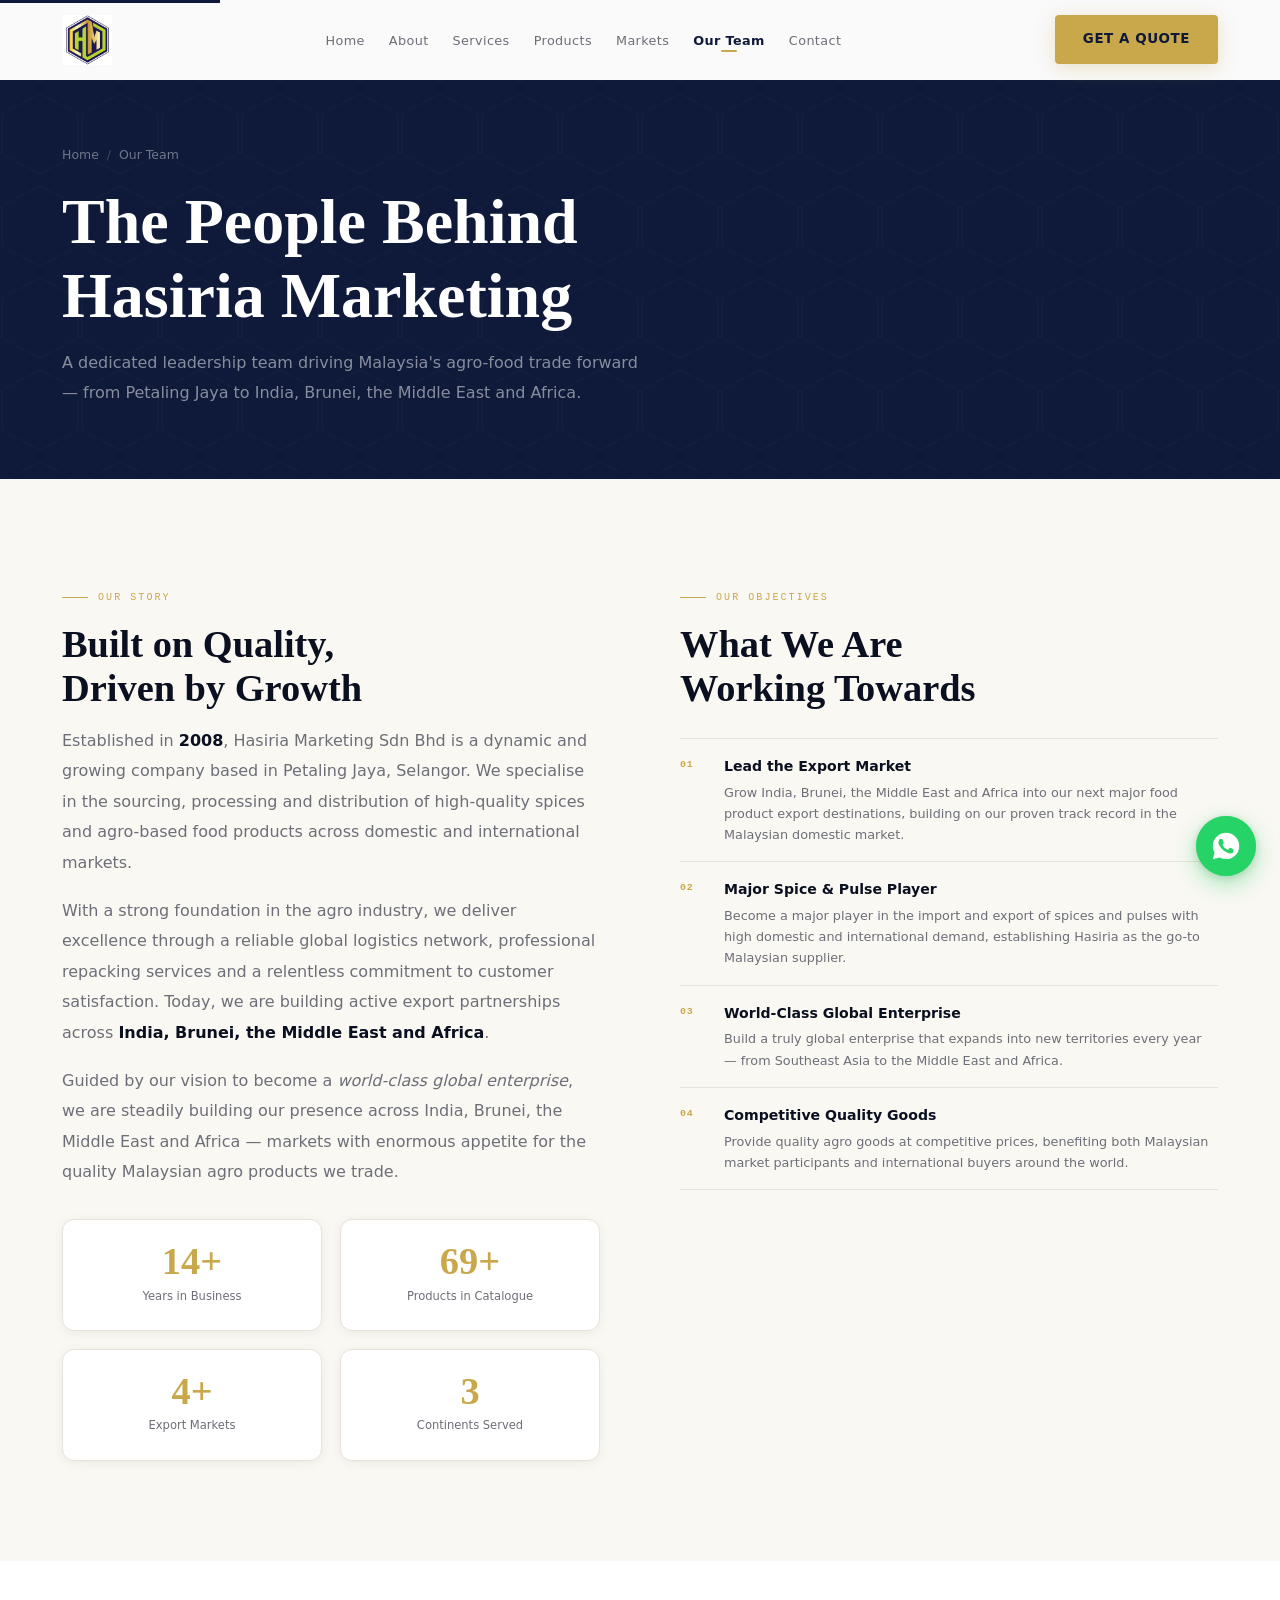
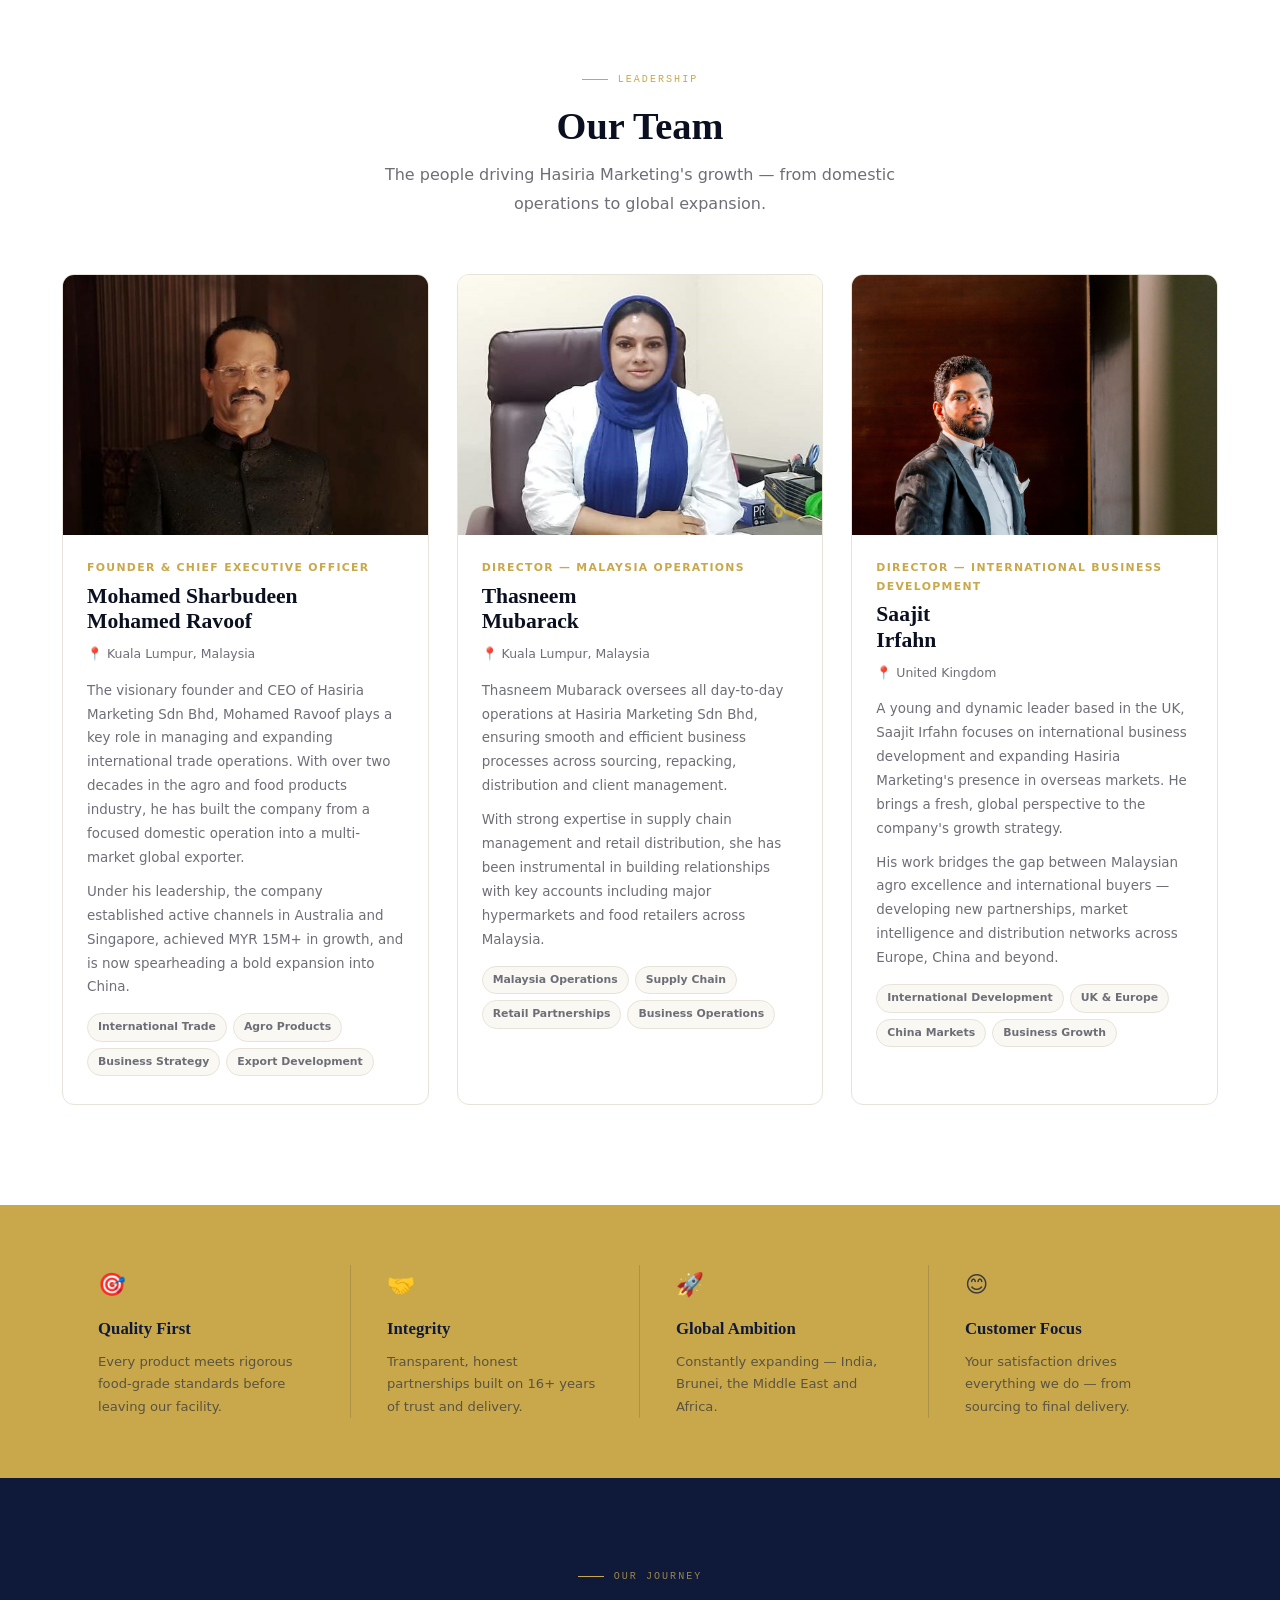
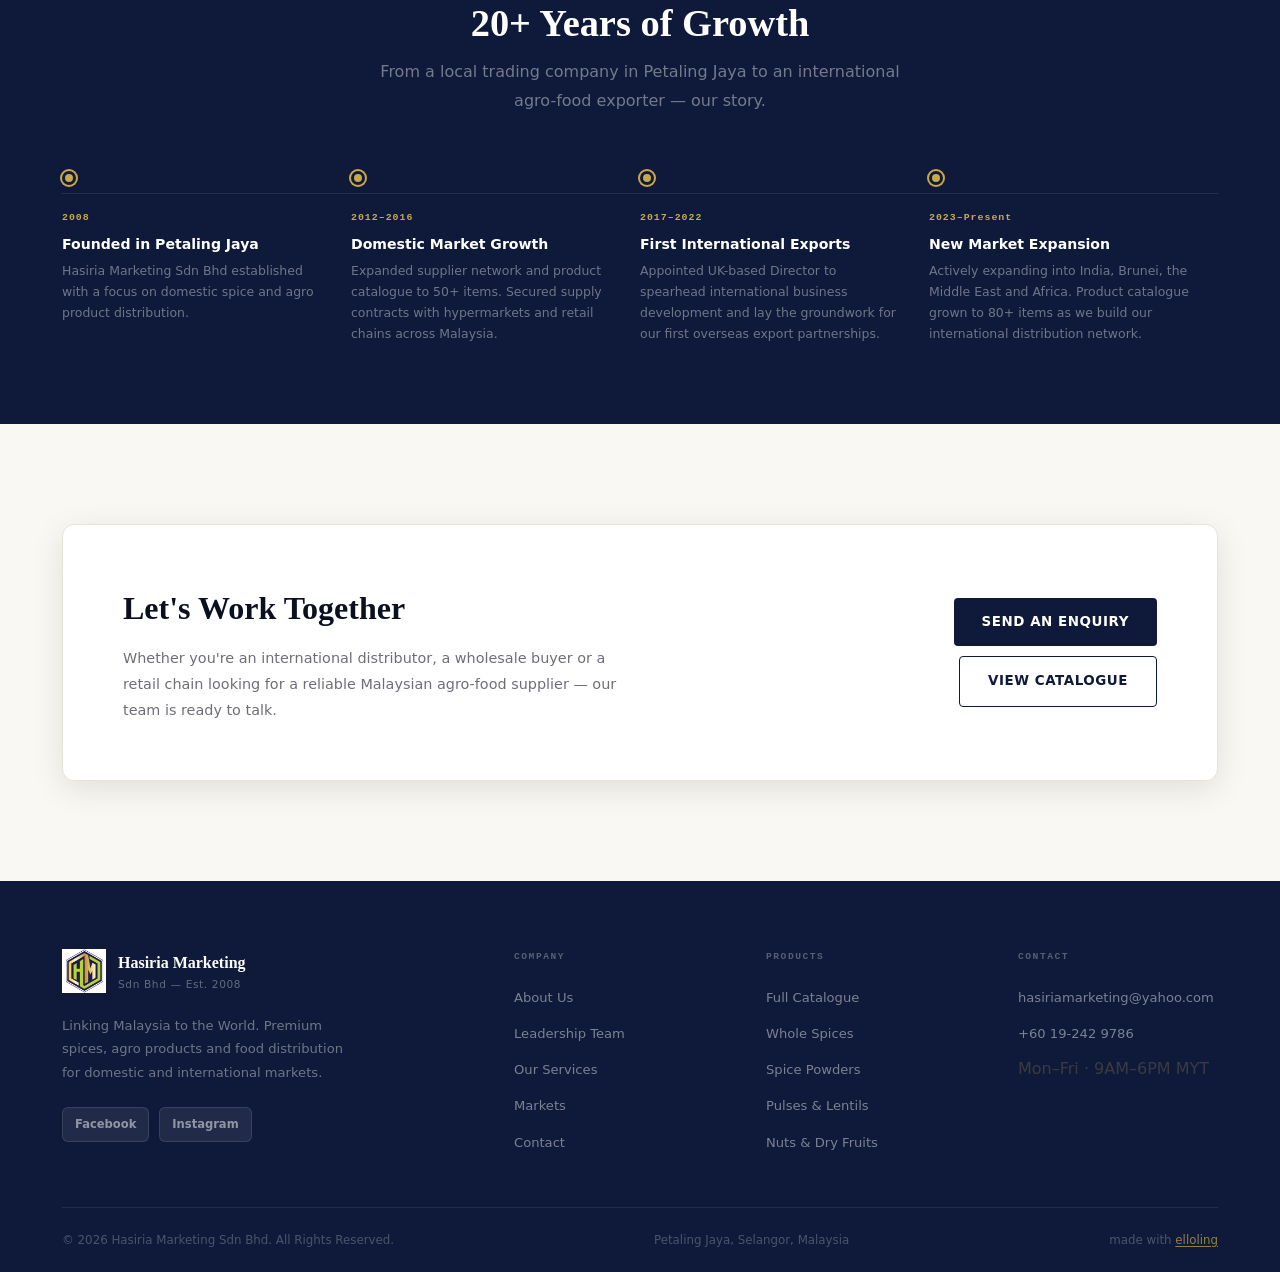
<file: pages/about.html>
<!DOCTYPE html>
<html lang="en">
<head>
  <!-- Google tag (gtag.js) -->
  <script async src="https://www.googletagmanager.com/gtag/js?id=G-P91C4LVY74"></script>
  <script>
    window.dataLayer = window.dataLayer || [];
    function gtag(){dataLayer.push(arguments);}
    gtag('js', new Date());
    gtag('config', 'G-P91C4LVY74');
  </script>

  <meta charset="UTF-8"/>
  <meta name="viewport" content="width=device-width,initial-scale=1.0"/>
  <title>About Us — Malaysia's Trusted Agro-Food Exporter | Hasiria Marketing</title>
  <meta name="description" content="Hasiria Marketing Sdn Bhd has been Malaysia's trusted B2B agro-food exporter since 2008. Meet our leadership team and learn about our mission to link the world through quality trade."/>
  <meta name="keywords" content="Hasiria Marketing team, Malaysia food exporter about, agro food company Malaysia, spice exporter Petaling Jaya"/>
  <meta name="robots" content="index,follow"/>
  <link rel="canonical" href="https://www.hasiriamarketing.com/pages/about.html"/>
  <meta http-equiv="X-Content-Type-Options" content="nosniff"/>
  <meta http-equiv="X-Frame-Options" content="SAMEORIGIN"/>
  <meta http-equiv="Referrer-Policy" content="strict-origin-when-cross-origin"/>
  <meta http-equiv="Content-Security-Policy" content="default-src 'self'; script-src 'self' 'unsafe-inline' https://www.googletagmanager.com; style-src 'self' 'unsafe-inline' https://fonts.googleapis.com; font-src 'self' https://fonts.gstatic.com; img-src 'self' data: https://www.googletagmanager.com https://www.google-analytics.com; connect-src 'self' https://formspree.io https://www.google-analytics.com https://www.googletagmanager.com https://region1.google-analytics.com; frame-ancestors 'none'; base-uri 'self'; form-action 'self' https://formspree.io;"/>
  <meta property="og:type" content="website"/>
  <meta property="og:url" content="https://www.hasiriamarketing.com/pages/about.html"/>
  <meta property="og:site_name" content="Hasiria Marketing Sdn Bhd"/>
  <meta property="og:title" content="About Hasiria Marketing Sdn Bhd"/>
  <meta property="og:description" content="Malaysia's trusted B2B agro-food exporter since 2008. Meet our leadership team."/>
  <meta property="og:image" content="https://www.hasiriamarketing.com/images/logo.png"/>
  <meta property="og:locale" content="en_MY"/>
  <meta name="twitter:card" content="summary_large_image"/>
  <meta name="twitter:image" content="https://www.hasiriamarketing.com/images/logo.png"/>
  <link rel="icon" href="../images/logo.png" type="image/png"/>
  <link rel="preconnect" href="https://fonts.googleapis.com"/>
  <link rel="preconnect" href="https://fonts.gstatic.com" crossorigin/>
  <link href="https://fonts.googleapis.com/css2?family=Cormorant+Garamond:ital,wght@0,400;0,600;0,700;1,400&family=DM+Sans:wght@300;400;500;600;700&family=DM+Mono:wght@400;500&display=swap" rel="stylesheet"/>
  <link rel="stylesheet" href="../css/shared.css"/>
  <script type="application/ld+json">{"@context":"https://schema.org","@type":"BreadcrumbList","itemListElement":[{"@type":"ListItem","position":1,"name":"Home","item":"https://www.hasiriamarketing.com/"},{"@type":"ListItem","position":2,"name":"Our Team","item":"https://www.hasiriamarketing.com/pages/about.html"}]}</script>
  <script type="application/ld+json">{"@context":"https://schema.org","@type":"Organization","name":"Hasiria Marketing Sdn Bhd","url":"https://www.hasiriamarketing.com","logo":"https://www.hasiriamarketing.com/images/logo.png","foundingDate":"2008","address":{"@type":"PostalAddress","streetAddress":"No.31-1, 1st Floor, Jalan PJS 3/32, Taman Sri Manja","addressLocality":"Petaling Jaya","postalCode":"46000","addressRegion":"Selangor","addressCountry":"MY"},"contactPoint":{"@type":"ContactPoint","contactType":"sales","email":"hasiriamarketing@yahoo.com"}}</script>
  <style>
    /* ── ABOUT PAGE STYLES ── */
    .mission-section{background:var(--cream)}
    .mission-grid{display:grid;grid-template-columns:1fr 1fr;gap:80px;align-items:start}
    .mission-text p{color:var(--text-muted);line-height:1.9;margin-bottom:18px}
    .mission-text strong{color:var(--text-dark);font-weight:600}
    .mission-stats{display:grid;grid-template-columns:1fr 1fr;gap:18px;margin-top:32px}
    .mstat{background:var(--white);border:1px solid var(--border);border-radius:var(--r);padding:22px;text-align:center;box-shadow:var(--sh-sm)}
    .mstat-num{font-family:var(--font-display);font-size:2.4rem;font-weight:700;color:var(--gold);line-height:1;display:block}
    .mstat-lbl{font-size:.72rem;color:var(--text-muted);margin-top:5px;line-height:1.5}
    .objectives-list{margin-top:28px}
    .obj-item{display:flex;gap:16px;padding:16px 0;border-bottom:1px solid var(--border)}
    .obj-item:first-child{border-top:1px solid var(--border)}
    .obj-num{font-family:var(--font-mono);font-size:.62rem;font-weight:600;color:var(--gold);letter-spacing:.08em;flex-shrink:0;padding-top:2px;min-width:28px}
    .obj-title{font-size:.88rem;font-weight:600;color:var(--text-dark);margin-bottom:3px}
    .obj-desc{font-size:.8rem;color:var(--text-muted);line-height:1.65}
    /* TEAM */
    .team-section{background:var(--white)}
    .team-grid{display:grid;grid-template-columns:repeat(3,1fr);gap:28px;margin-top:12px}
    /* HISTORY TIMELINE */
    .history-section{background:var(--navy);padding:80px 0}
    .history-section h2{color:var(--white)}
    .history-section .section-sub{color:rgba(255,255,255,.42)}
    .history-section .eyebrow{color:rgba(201,168,76,.75)}
    .timeline-grid{display:grid;grid-template-columns:repeat(4,1fr);gap:0;margin-top:52px;position:relative}
    .timeline-grid::before{content:'';position:absolute;top:22px;left:0;right:0;height:1px;background:rgba(255,255,255,.1)}
    .tl-col{position:relative;padding:0 28px 0 0}
    .tl-dot{width:14px;height:14px;border-radius:50%;background:var(--gold);border:3px solid var(--navy);box-shadow:0 0 0 2px var(--gold);margin-bottom:22px;position:relative;z-index:1}
    .tl-year{font-family:var(--font-mono);font-size:.62rem;font-weight:600;letter-spacing:.1em;color:var(--gold);margin-bottom:8px}
    .tl-event{font-size:.88rem;font-weight:600;color:var(--white);margin-bottom:6px;line-height:1.3}
    .tl-detail{font-size:.78rem;color:rgba(255,255,255,.4);line-height:1.7}
    /* CONTACT CTA */
    .about-contact{background:var(--cream)}
    .about-cta-box{background:var(--white);border:1px solid var(--border);border-radius:var(--r);padding:56px 60px;display:grid;grid-template-columns:1fr auto;gap:40px;align-items:center;box-shadow:var(--sh-md)}
    .acb-title{font-family:var(--font-display);font-size:2rem;font-weight:600;color:var(--text-dark);margin-bottom:10px}
    .acb-body{font-size:.9rem;color:var(--text-muted);line-height:1.8;max-width:520px}
    .acb-actions{display:flex;flex-direction:column;gap:10px;flex-shrink:0;align-items:flex-end}
    @media(max-width:1100px){
      .mission-grid{grid-template-columns:1fr;gap:44px}
      .team-grid{grid-template-columns:repeat(2,1fr)}
      .timeline-grid{grid-template-columns:repeat(2,1fr);gap:32px}
      .timeline-grid::before{display:none}
    }
    @media(max-width:860px){
      .about-cta-box{grid-template-columns:1fr;padding:36px 32px;gap:24px}
      .acb-actions{align-items:flex-start;flex-direction:row;flex-wrap:wrap}
    }
    @media(max-width:640px){
      .team-grid{grid-template-columns:1fr}
      .timeline-grid{grid-template-columns:1fr}
      .mission-stats{grid-template-columns:1fr 1fr}
      .about-cta-box{padding:28px 24px}
    }
  </style>
</head>
<body>
<a href="#main-content" class="skip-link">Skip to main content</a>

<nav class="navbar" role="navigation" aria-label="Main navigation">
  <div class="container nav-inner">
    <a href="../index.html" class="nav-logo" aria-label="Hasiria Marketing home">
      <img src="../images/logo.png" alt="Hasiria Marketing Sdn Bhd" width="120" height="50"/>
    </a>
    <ul class="nav-links" role="list">
      <li><a href="../index.html">Home</a></li>
      <li><a href="../index.html#about">About</a></li>
      <li><a href="../index.html#services">Services</a></li>
      <li><a href="products.html">Products</a></li>
      <li><a href="../index.html#markets">Markets</a></li>
      <li><a href="about.html" class="active">Our Team</a></li>
      <li><a href="../index.html#contact">Contact</a></li>
    </ul>
    <div class="nav-right">
      <a href="../index.html#contact" class="btn btn-gold">Get a Quote</a>
      <button class="hamburger" id="hamburger" aria-label="Open navigation menu"><span></span><span></span><span></span></button>
    </div>
  </div>
</nav>
<nav class="mobile-nav" id="mobileNav" aria-label="Mobile navigation">
  <a href="../index.html">Home</a>
  <a href="../index.html#about">About</a>
  <a href="../index.html#services">Services</a>
  <a href="products.html">Products</a>
  <a href="../index.html#markets">Markets</a>
  <a href="about.html" class="active">Our Team</a>
  <a href="../index.html#contact">Contact</a>
  <a href="../index.html#contact" class="btn btn-gold">Get a Quote</a>
</nav>

<main id="main-content">

  <!-- PAGE HERO -->
  <section class="page-hero" aria-label="About page hero">
    <div class="container">
      <div class="page-hero-inner">
        <nav class="breadcrumb" aria-label="Breadcrumb">
          <a href="../index.html">Home</a><span class="sep" aria-hidden="true">/</span>
          <span aria-current="page">Our Team</span>
        </nav>
        <h1>The People Behind<br>Hasiria Marketing</h1>
        <p class="sub">A dedicated leadership team driving Malaysia's agro-food trade forward — from Petaling Jaya to India, Brunei, the Middle East and Africa.</p>
      </div>
    </div>
  </section>

  <!-- MISSION & OBJECTIVES -->
  <section class="section mission-section" aria-label="Mission and objectives">
    <div class="container">
      <div class="mission-grid">
        <div class="mission-text reveal">
          <span class="eyebrow">Our Story</span>
          <h2>Built on Quality,<br>Driven by Growth</h2>
          <p style="margin-top:16px;">Established in <strong>2008</strong>, Hasiria Marketing Sdn Bhd is a dynamic and growing company based in Petaling Jaya, Selangor. We specialise in the sourcing, processing and distribution of high-quality spices and agro-based food products across domestic and international markets.</p>
          <p>With a strong foundation in the agro industry, we deliver excellence through a reliable global logistics network, professional repacking services and a relentless commitment to customer satisfaction. Today, we are building active export partnerships across <strong>India, Brunei, the Middle East and Africa</strong>.</p>
          <p>Guided by our vision to become a <em>world-class global enterprise</em>, we are steadily building our presence across India, Brunei, the Middle East and Africa — markets with enormous appetite for the quality Malaysian agro products we trade.</p>
          <div class="mission-stats" role="list">
            <div class="mstat" role="listitem"><span class="mstat-num" data-count="16" data-suffix="+">0+</span><span class="mstat-lbl">Years in Business</span></div>
            <div class="mstat" role="listitem"><span class="mstat-num" data-count="80" data-suffix="+">0+</span><span class="mstat-lbl">Products in Catalogue</span></div>
            <div class="mstat" role="listitem"><span class="mstat-num" data-count="5" data-suffix="+">0+</span><span class="mstat-lbl">Export Markets</span></div>
            <div class="mstat" role="listitem"><span class="mstat-num" data-count="3">0</span><span class="mstat-lbl">Continents Served</span></div>
          </div>
        </div>
        <div class="reveal rv1">
          <span class="eyebrow">Our Objectives</span>
          <h2>What We Are<br>Working Towards</h2>
          <div class="objectives-list" role="list">
            <div class="obj-item" role="listitem"><div class="obj-num" aria-hidden="true">01</div><div><div class="obj-title">Lead the Export Market</div><div class="obj-desc">Grow India, Brunei, the Middle East and Africa into our next major food product export destinations, building on our proven track record in the Malaysian domestic market.</div></div></div>
            <div class="obj-item" role="listitem"><div class="obj-num" aria-hidden="true">02</div><div><div class="obj-title">Major Spice &amp; Pulse Player</div><div class="obj-desc">Become a major player in the import and export of spices and pulses with high domestic and international demand, establishing Hasiria as the go-to Malaysian supplier.</div></div></div>
            <div class="obj-item" role="listitem"><div class="obj-num" aria-hidden="true">03</div><div><div class="obj-title">World-Class Global Enterprise</div><div class="obj-desc">Build a truly global enterprise that expands into new territories every year — from Southeast Asia to the Middle East and Africa.</div></div></div>
            <div class="obj-item" role="listitem"><div class="obj-num" aria-hidden="true">04</div><div><div class="obj-title">Competitive Quality Goods</div><div class="obj-desc">Provide quality agro goods at competitive prices, benefiting both Malaysian market participants and international buyers around the world.</div></div></div>
          </div>
        </div>
      </div>
    </div>
  </section>

  <!-- TEAM -->
  <section class="section team-section" aria-label="Leadership team">
    <div class="container">
      <div class="text-center">
        <span class="eyebrow">Leadership</span>
        <h2 style="margin-bottom:12px;">Our Team</h2>
        <p class="section-sub">The people driving Hasiria Marketing's growth — from domestic operations to global expansion.</p>
      </div>
      <div class="team-grid">

        <article class="leader-card reveal">
          <div class="leader-photo">
            <img src="../images/ceo.jpg" alt="Mohamed Sharbudeen Mohamed Ravoof — CEO, Hasiria Marketing Sdn Bhd" loading="lazy"/>
          </div>
          <div class="leader-body">
            <div class="leader-role">Founder &amp; Chief Executive Officer</div>
            <h3 class="leader-name">Mohamed Sharbudeen<br>Mohamed Ravoof</h3>
            <div class="leader-loc">📍 Kuala Lumpur, Malaysia</div>
            <p class="leader-bio">The visionary founder and CEO of Hasiria Marketing Sdn Bhd, Mohamed Ravoof plays a key role in managing and expanding international trade operations. With over two decades in the agro and food products industry, he has built the company from a focused domestic operation into a multi-market global exporter.</p>
            <p class="leader-bio">Under his leadership, the company established active channels in Australia and Singapore, achieved MYR 15M+ in growth, and is now spearheading a bold expansion into China.</p>
            <div class="leader-tags">
              <span class="leader-tag">International Trade</span>
              <span class="leader-tag">Agro Products</span>
              <span class="leader-tag">Business Strategy</span>
              <span class="leader-tag">Export Development</span>
            </div>
          </div>
        </article>

        <article class="leader-card reveal rv1">
          <div class="leader-photo">
            <img src="../images/thasneem.jpg" alt="Thasneem Mubarack — Director Malaysia, Hasiria Marketing Sdn Bhd" loading="lazy"/>
          </div>
          <div class="leader-body">
            <div class="leader-role">Director — Malaysia Operations</div>
            <h3 class="leader-name">Thasneem<br>Mubarack</h3>
            <div class="leader-loc">📍 Kuala Lumpur, Malaysia</div>
            <p class="leader-bio">Thasneem Mubarack oversees all day-to-day operations at Hasiria Marketing Sdn Bhd, ensuring smooth and efficient business processes across sourcing, repacking, distribution and client management.</p>
            <p class="leader-bio">With strong expertise in supply chain management and retail distribution, she has been instrumental in building relationships with key accounts including major hypermarkets and food retailers across Malaysia.</p>
            <div class="leader-tags">
              <span class="leader-tag">Malaysia Operations</span>
              <span class="leader-tag">Supply Chain</span>
              <span class="leader-tag">Retail Partnerships</span>
              <span class="leader-tag">Business Operations</span>
            </div>
          </div>
        </article>

        <article class="leader-card reveal rv2">
          <div class="leader-photo">
            <img src="../images/saajit.jpg" alt="Saajit Irfahn — Director UK, Hasiria Marketing Sdn Bhd" loading="lazy"/>
          </div>
          <div class="leader-body">
            <div class="leader-role">Director — International Business Development</div>
            <h3 class="leader-name">Saajit<br>Irfahn</h3>
            <div class="leader-loc">📍 United Kingdom</div>
            <p class="leader-bio">A young and dynamic leader based in the UK, Saajit Irfahn focuses on international business development and expanding Hasiria Marketing's presence in overseas markets. He brings a fresh, global perspective to the company's growth strategy.</p>
            <p class="leader-bio">His work bridges the gap between Malaysian agro excellence and international buyers — developing new partnerships, market intelligence and distribution networks across Europe, China and beyond.</p>
            <div class="leader-tags">
              <span class="leader-tag">International Development</span>
              <span class="leader-tag">UK &amp; Europe</span>
              <span class="leader-tag">China Markets</span>
              <span class="leader-tag">Business Growth</span>
            </div>
          </div>
        </article>

      </div>
    </div>
  </section>

  <!-- VALUES STRIP -->
  <div class="values-strip" aria-label="Company values">
    <div class="container">
      <div class="values-inner">
        <div class="val-item"><div class="val-icon">🎯</div><div class="val-title">Quality First</div><div class="val-desc">Every product meets rigorous food-grade standards before leaving our facility.</div></div>
        <div class="val-item"><div class="val-icon">🤝</div><div class="val-title">Integrity</div><div class="val-desc">Transparent, honest partnerships built on 16+ years of trust and delivery.</div></div>
        <div class="val-item"><div class="val-icon">🚀</div><div class="val-title">Global Ambition</div><div class="val-desc">Constantly expanding — India, Brunei, the Middle East and Africa.</div></div>
        <div class="val-item"><div class="val-icon">😊</div><div class="val-title">Customer Focus</div><div class="val-desc">Your satisfaction drives everything we do — from sourcing to final delivery.</div></div>
      </div>
    </div>
  </div>

  <!-- HISTORY TIMELINE -->
  <section class="history-section" aria-label="Company history">
    <div class="container">
      <div class="text-center">
        <span class="eyebrow" style="color:rgba(201,168,76,.75)">Our Journey</span>
        <h2 style="color:var(--white);margin-bottom:12px;">20+ Years of Growth</h2>
        <p class="section-sub">From a local trading company in Petaling Jaya to an international agro-food exporter — our story.</p>
      </div>
      <div class="timeline-grid" role="list">
        <div class="tl-col" role="listitem">
          <div class="tl-dot" aria-hidden="true"></div>
          <div class="tl-year">2008</div>
          <div class="tl-event">Founded in Petaling Jaya</div>
          <div class="tl-detail">Hasiria Marketing Sdn Bhd established with a focus on domestic spice and agro product distribution.</div>
        </div>
        <div class="tl-col" role="listitem">
          <div class="tl-dot" aria-hidden="true"></div>
          <div class="tl-year">2012–2016</div>
          <div class="tl-event">Domestic Market Growth</div>
          <div class="tl-detail">Expanded supplier network and product catalogue to 50+ items. Secured supply contracts with hypermarkets and retail chains across Malaysia.</div>
        </div>
        <div class="tl-col" role="listitem">
          <div class="tl-dot" aria-hidden="true"></div>
          <div class="tl-year">2017–2022</div>
          <div class="tl-event">First International Exports</div>
          <div class="tl-detail">Appointed UK-based Director to spearhead international business development and lay the groundwork for our first overseas export partnerships.</div>
        </div>
        <div class="tl-col" role="listitem">
          <div class="tl-dot" aria-hidden="true"></div>
          <div class="tl-year">2023–Present</div>
          <div class="tl-event">New Market Expansion</div>
          <div class="tl-detail">Actively expanding into India, Brunei, the Middle East and Africa. Product catalogue grown to 80+ items as we build our international distribution network.</div>
        </div>
      </div>
    </div>
  </section>

  <!-- CONTACT CTA -->
  <section class="section about-contact" aria-label="Contact call to action">
    <div class="container">
      <div class="about-cta-box">
        <div>
          <div class="acb-title">Let's Work Together</div>
          <p class="acb-body">Whether you're an international distributor, a wholesale buyer or a retail chain looking for a reliable Malaysian agro-food supplier — our team is ready to talk.</p>
        </div>
        <div class="acb-actions">
          <a href="../index.html#contact" class="btn btn-navy">Send an Enquiry</a>
          <a href="products.html" class="btn btn-outline">View Catalogue</a>
        </div>
      </div>
    </div>
  </section>

</main>

<footer class="footer">
  <div class="container">
    <div class="footer-top">
      <div class="footer-brand">
        <div class="footer-logo-wrap">
          <img class="footer-logo" src="../images/logo.png" alt="Hasiria Marketing Sdn Bhd" loading="lazy"/>
          <div class="footer-logo-text"><span class="flt-name">Hasiria Marketing</span><span class="flt-tag">Sdn Bhd — Est. 2008</span></div>
        </div>
        <p>Linking Malaysia to the World. Premium spices, agro products and food distribution for domestic and international markets.</p>
        <div class="footer-social">
          <a href="https://www.facebook.com/hasiriamarketing/" class="social-btn" target="_blank" rel="noopener">Facebook</a>
          <a href="https://www.instagram.com/hasiriamarketing/" class="social-btn" target="_blank" rel="noopener">Instagram</a>
        </div>
      </div>
      <div class="footer-col"><h5>Company</h5><ul><li><a href="../index.html#about">About Us</a></li><li><a href="about.html">Leadership Team</a></li><li><a href="../index.html#services">Our Services</a></li><li><a href="../index.html#markets">Markets</a></li><li><a href="../index.html#contact">Contact</a></li></ul></div>
      <div class="footer-col"><h5>Products</h5><ul><li><a href="products.html">Full Catalogue</a></li><li><a href="products.html#spices">Whole Spices</a></li><li><a href="products.html#powders">Spice Powders</a></li><li><a href="products.html#pulses">Pulses &amp; Lentils</a></li><li><a href="products.html#nuts">Nuts &amp; Dry Fruits</a></li></ul></div>
      <div class="footer-col"><h5>Contact</h5><ul><li><a href="mailto:hasiriamarketing@yahoo.com">hasiriamarketing@yahoo.com</a></li><li><a href="tel:+60192429786">+60 19-242 9786</a></li><li>Mon–Fri · 9AM–6PM MYT</li></ul></div>
    </div>
    <div class="footer-bottom">
      <span>© 2026 Hasiria Marketing Sdn Bhd. All Rights Reserved.</span>
      <span>Petaling Jaya, Selangor, Malaysia</span>
      <span>made with <a href="https://elloling-india.github.io/Website/" target="_blank" rel="noopener">elloling</a></span>
    </div>
  </div>
</footer>
<!-- WHATSAPP FLOATING BUTTON -->
<a href="https://wa.me/60163362490?text=Hi%20Hasiria%20Marketing%2C%20I%27d%20like%20to%20enquire%20about%20your%20products." class="wa-float" target="_blank" rel="noopener" aria-label="Chat with us on WhatsApp">
  <span class="wa-tooltip" aria-hidden="true">Chat with us</span>
  <svg viewBox="0 0 24 24" aria-hidden="true"><path d="M12.04 2C6.58 2 2.13 6.45 2.13 11.91c0 1.75.46 3.46 1.32 4.96L2.05 22l5.25-1.38a9.9 9.9 0 0 0 4.74 1.21h.01c5.46 0 9.9-4.45 9.9-9.91C21.96 6.45 17.5 2 12.04 2zm5.8 14.09c-.24.68-1.4 1.32-1.94 1.4-.5.08-1.12.11-1.8-.11-.42-.13-.96-.31-1.65-.6-2.9-1.25-4.79-4.17-4.94-4.36-.14-.2-1.18-1.57-1.18-3 0-1.42.75-2.12 1.02-2.41.27-.29.58-.36.78-.36.2 0 .39 0 .56.01.18.01.42-.07.66.5.24.58.83 2 .9 2.15.07.15.12.32.02.51-.09.2-.14.32-.28.49-.14.17-.29.38-.42.51-.14.14-.28.29-.12.56.16.28.71 1.17 1.53 1.9 1.05.94 1.94 1.23 2.21 1.37.28.14.44.12.6-.07.16-.2.68-.79.87-1.06.18-.27.36-.22.6-.13.24.09 1.53.72 1.79.85.26.13.44.2.5.31.06.12.06.68-.18 1.36z"/></svg>
</a>

<script src="../js/main.js" defer></script>
</body>
</html>
</file>
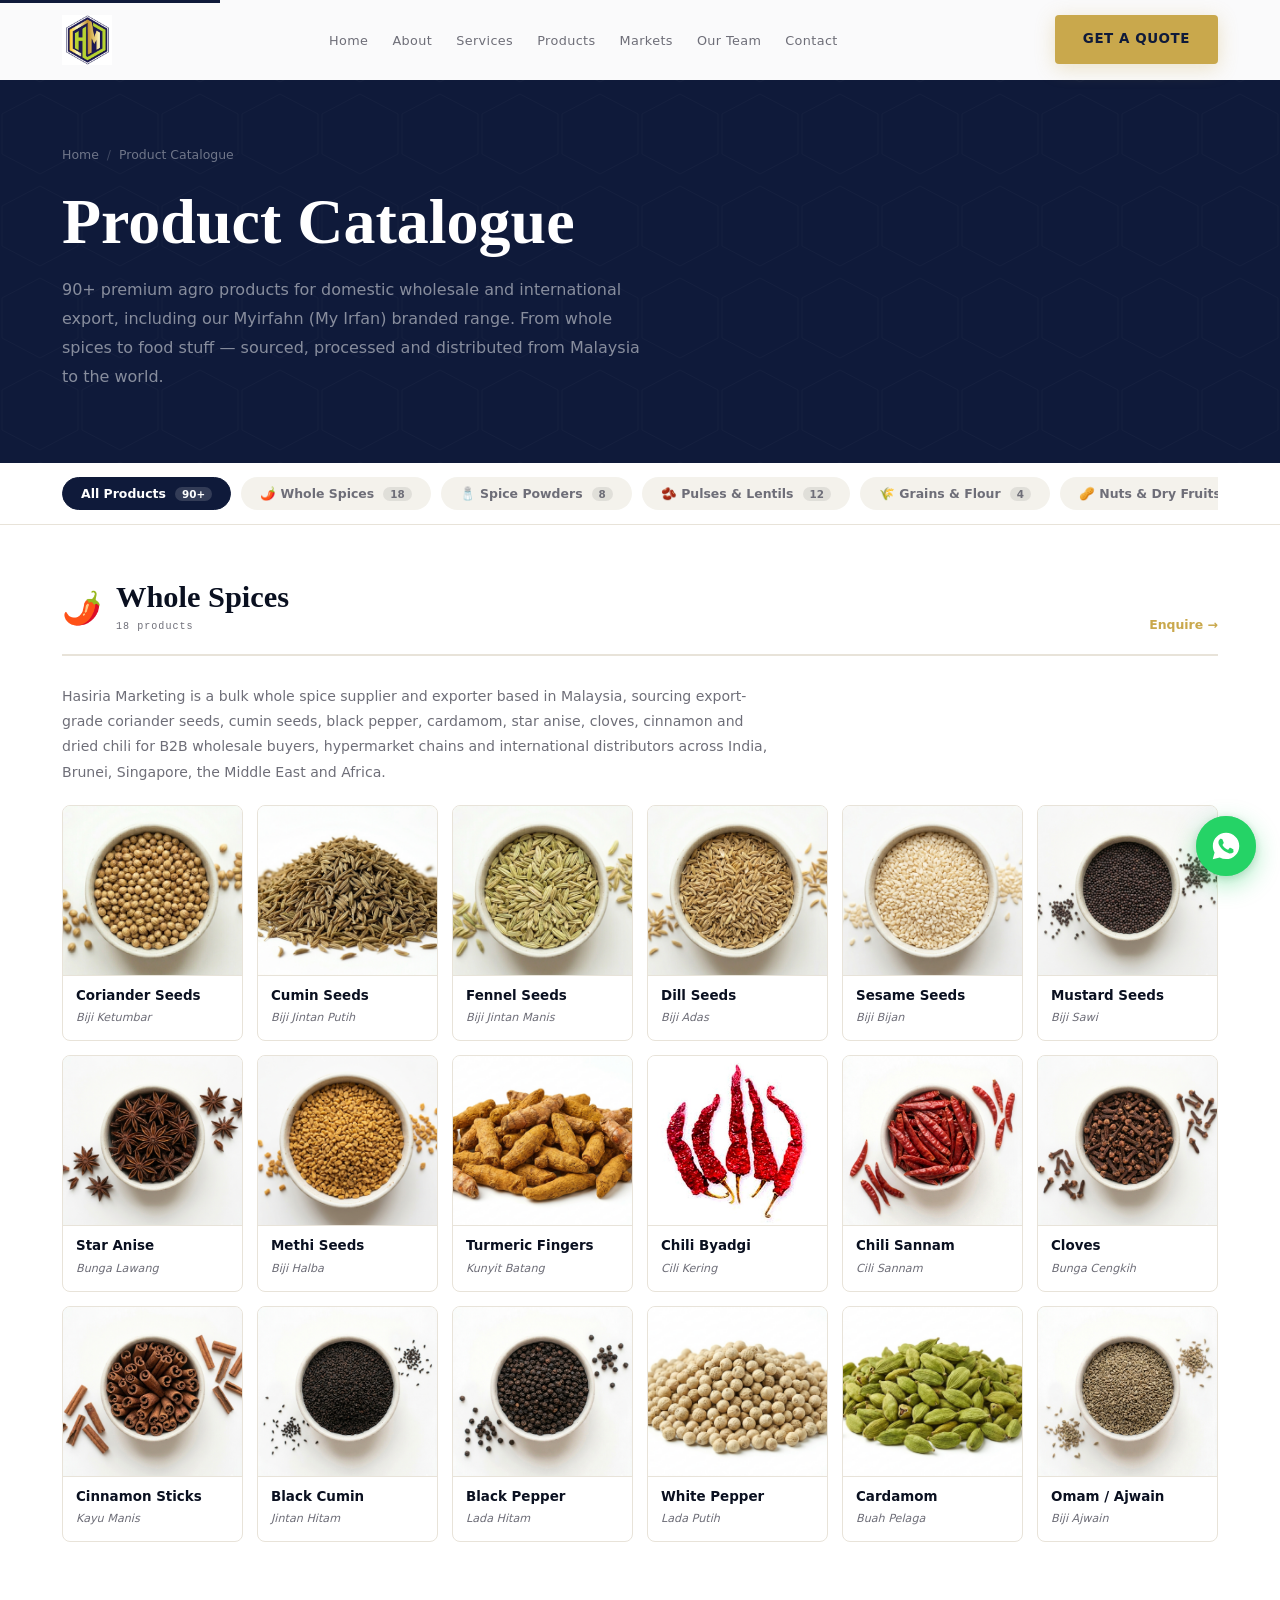
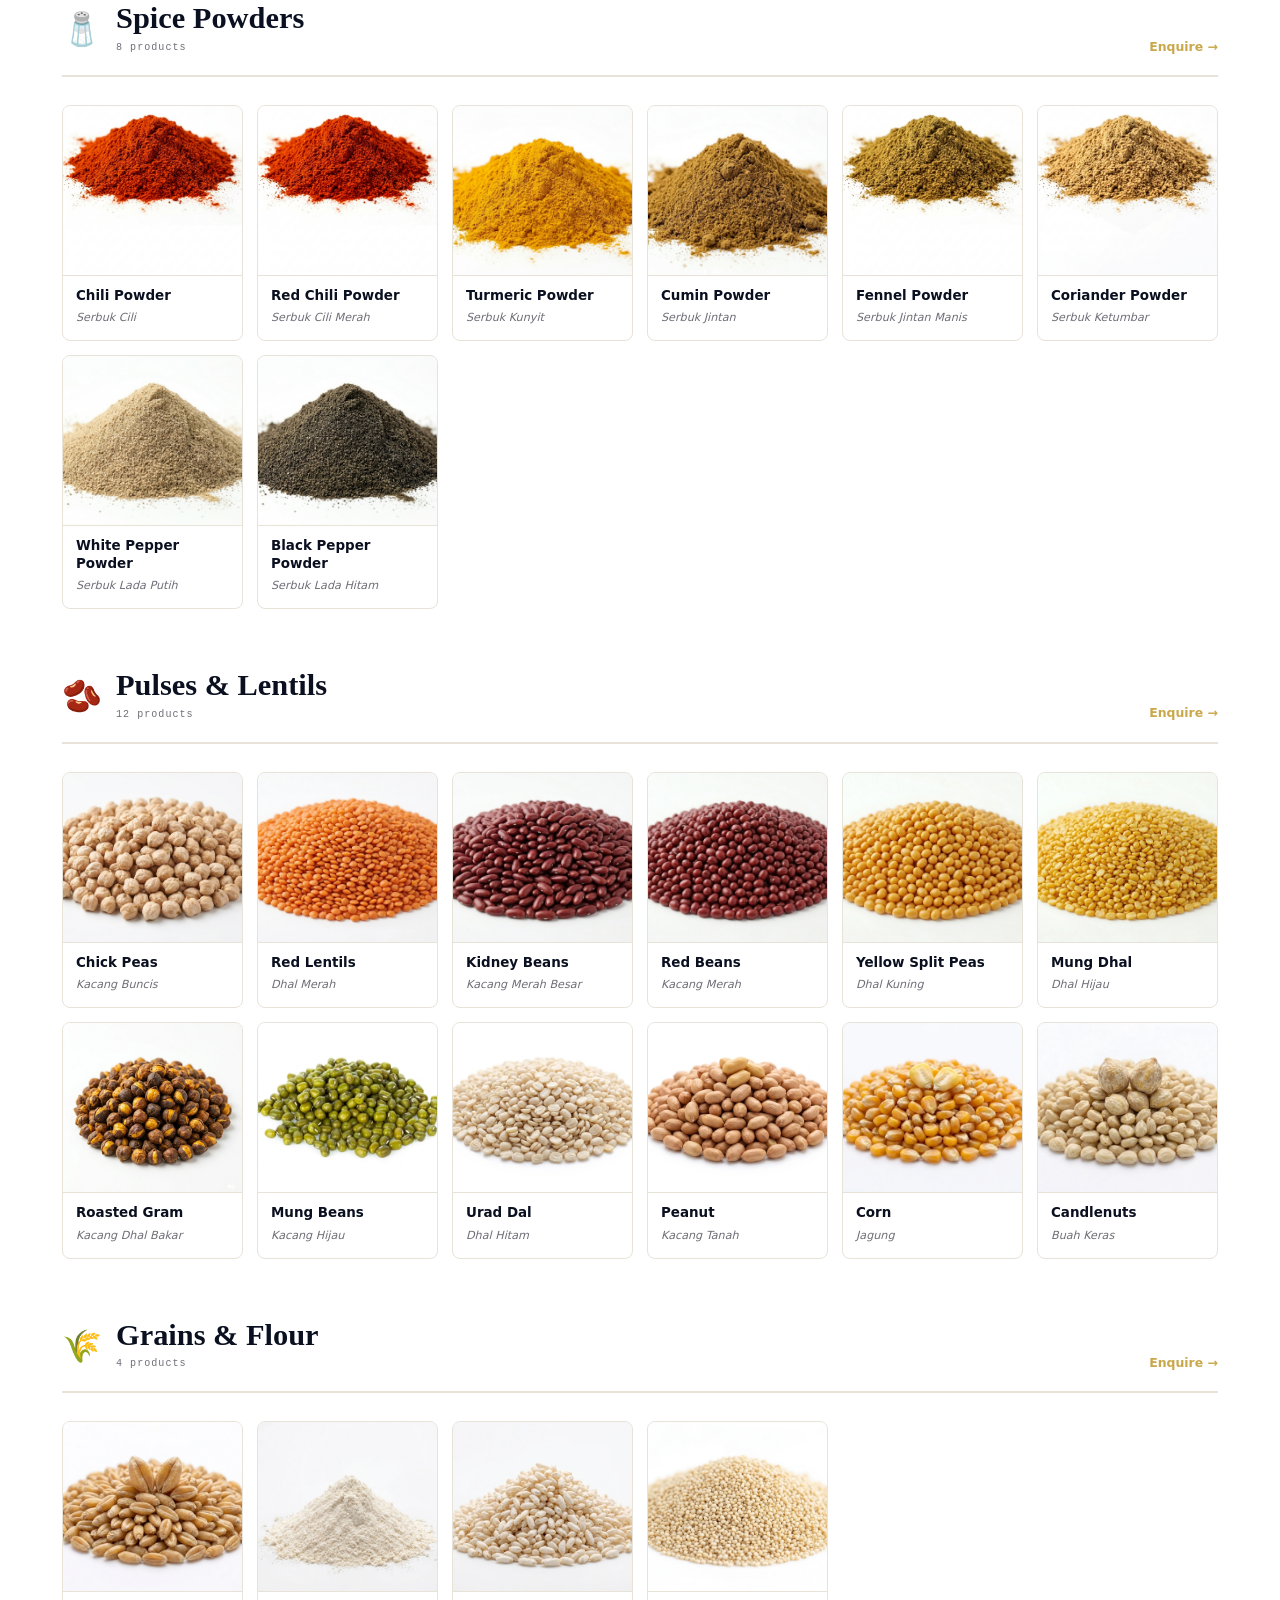
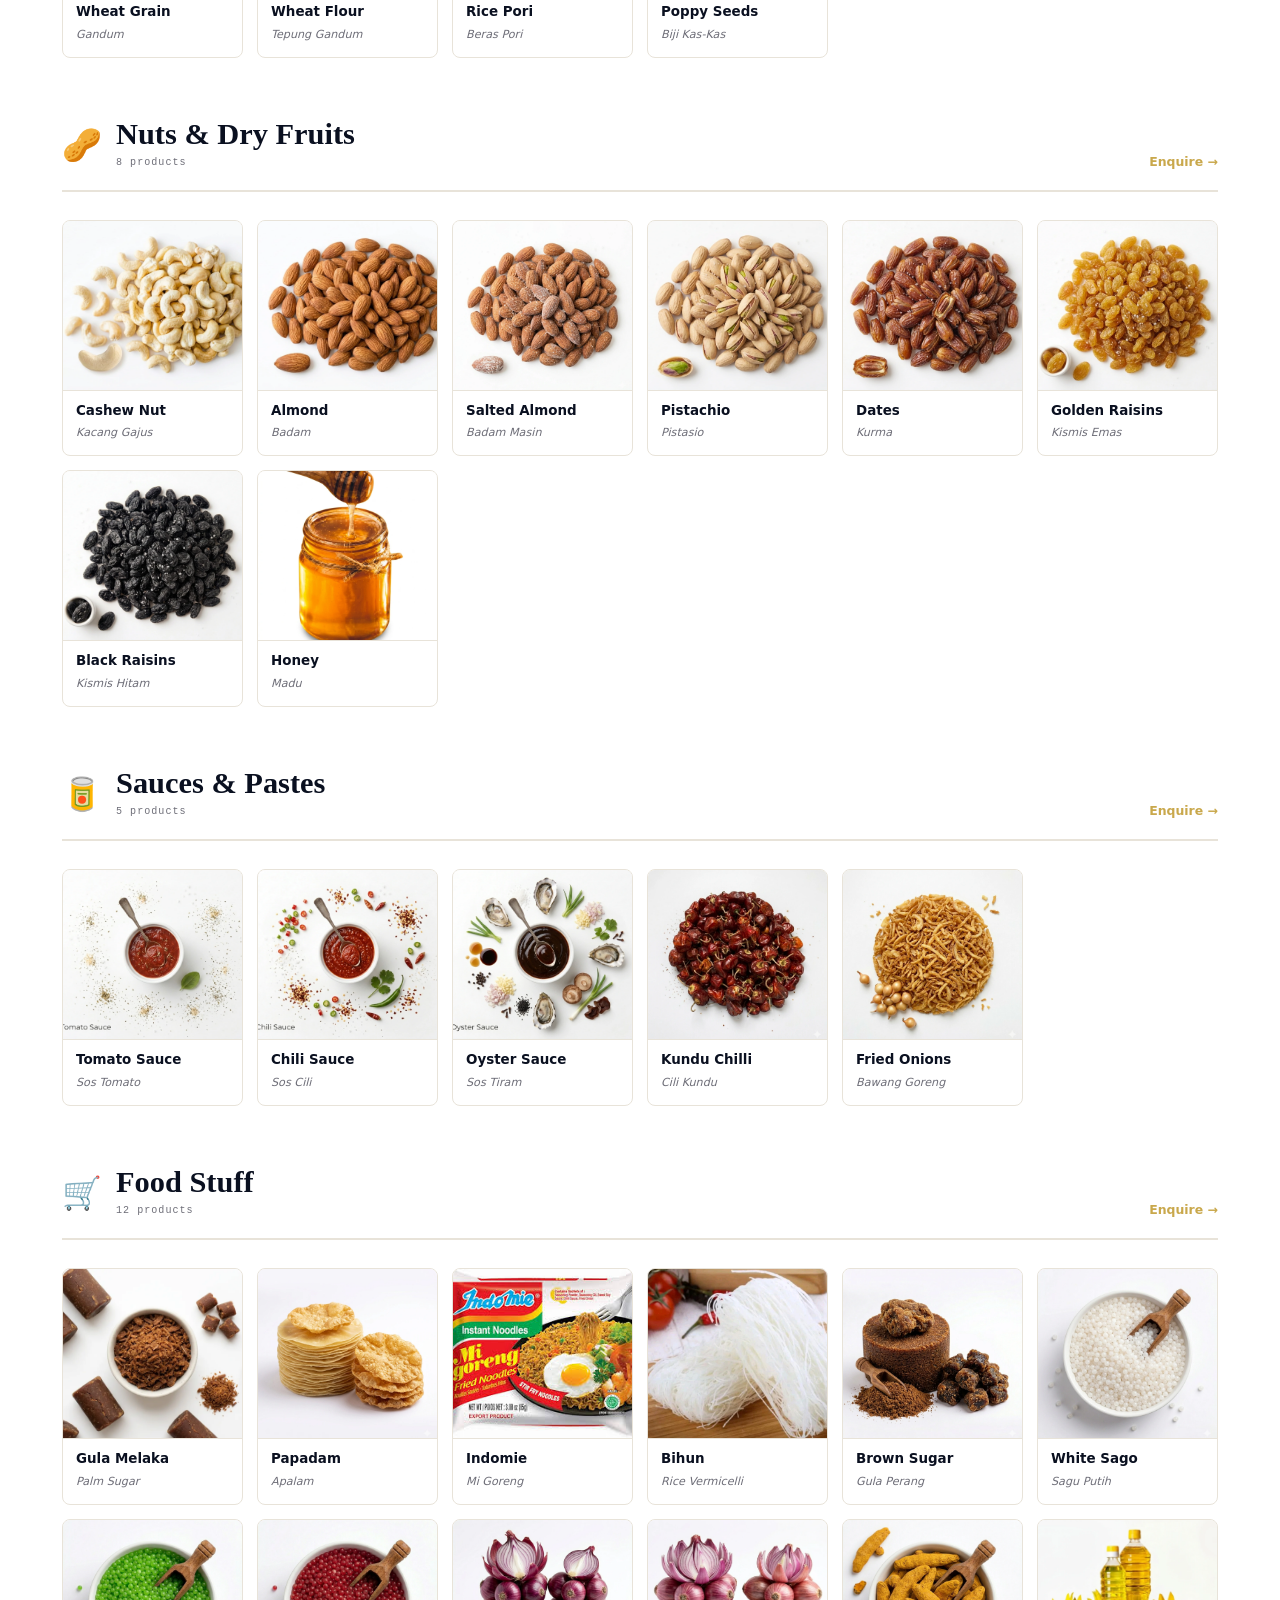
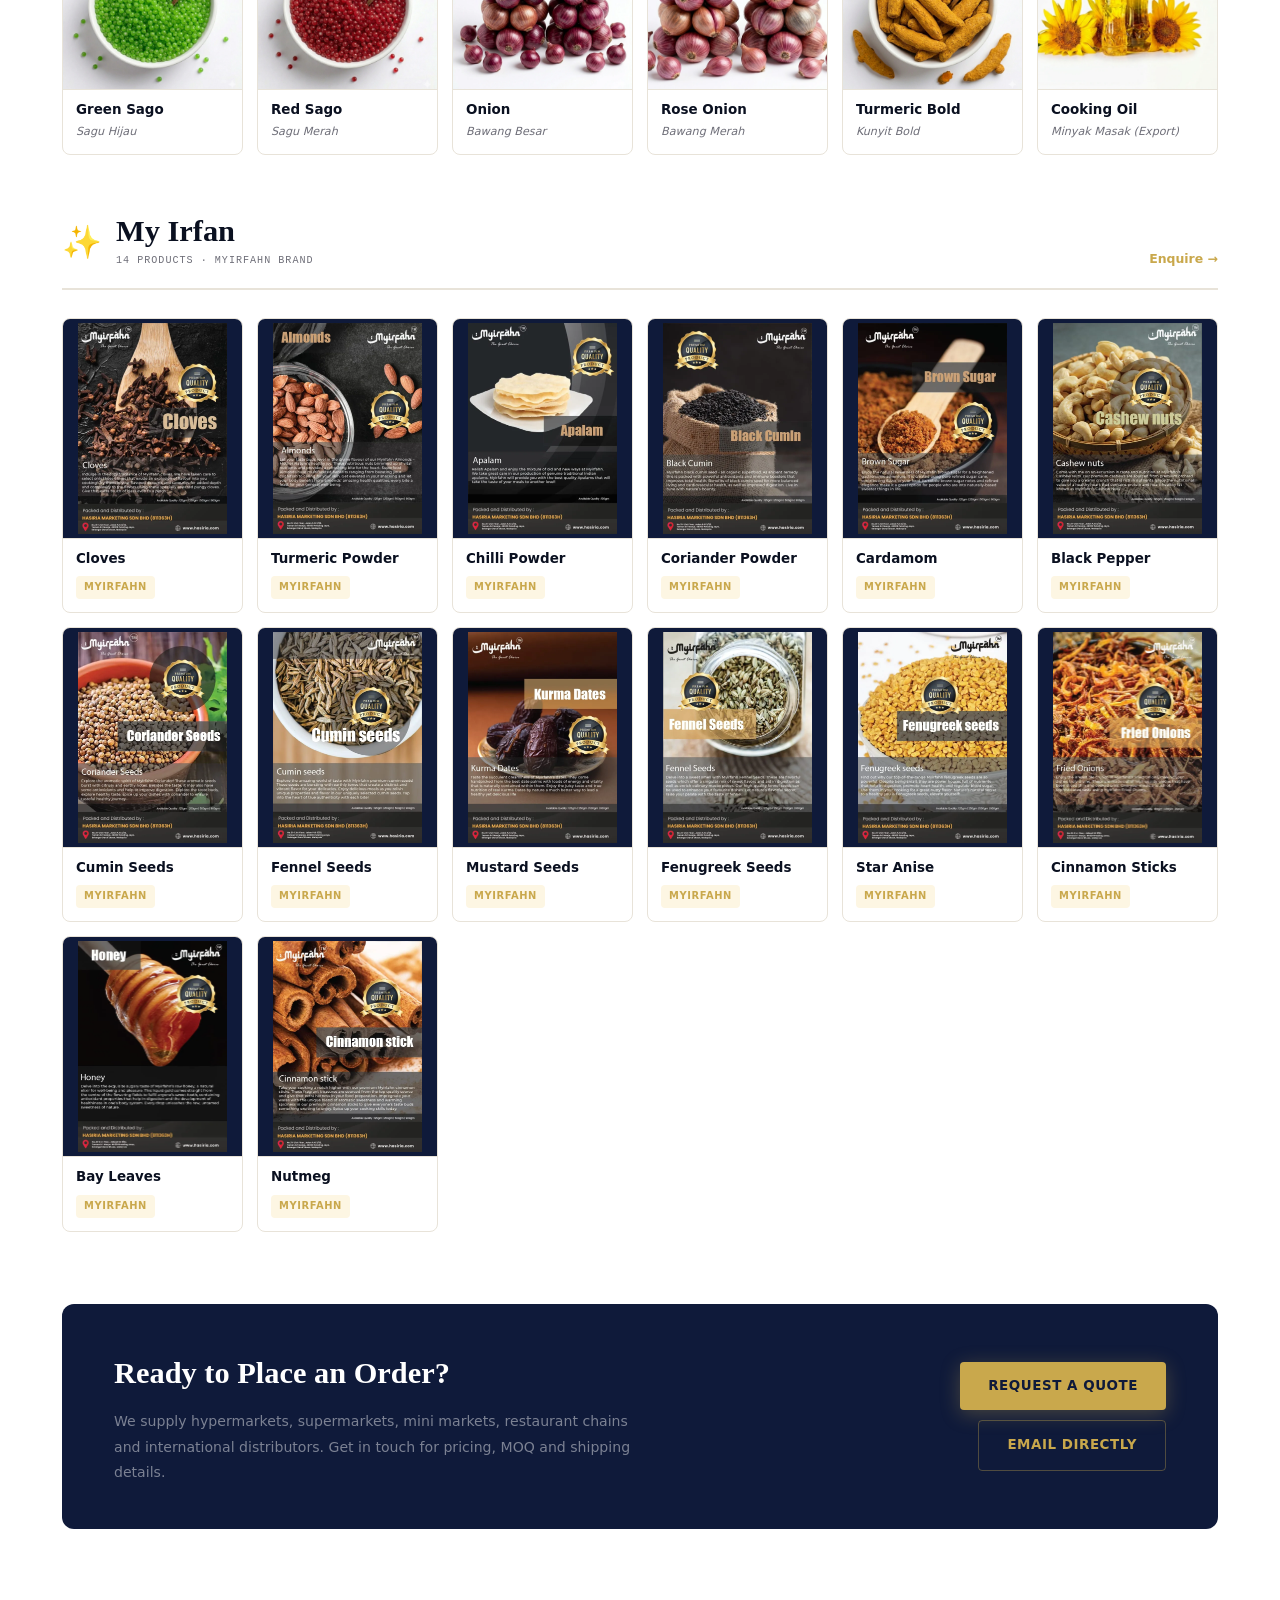
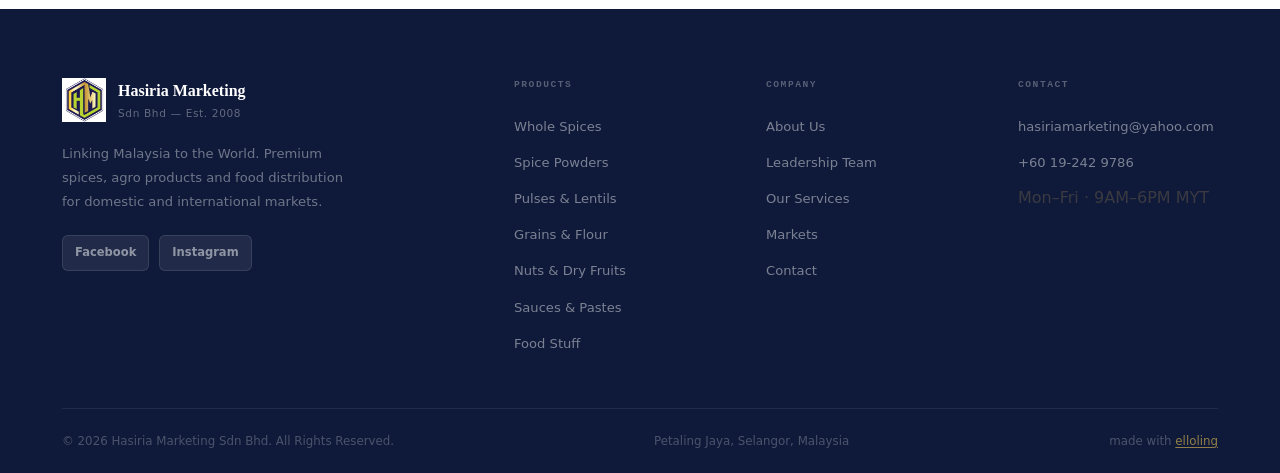
<file: pages/products.html>
<!DOCTYPE html>
<html lang="en">
<head>
  <!-- Google tag (gtag.js) -->
  <script async src="https://www.googletagmanager.com/gtag/js?id=G-P91C4LVY74"></script>
  <script>
    window.dataLayer = window.dataLayer || [];
    function gtag(){dataLayer.push(arguments);}
    gtag('js', new Date());
    gtag('config', 'G-P91C4LVY74');
  </script>

  <meta charset="UTF-8"/>
  <meta name="viewport" content="width=device-width,initial-scale=1.0"/>
  <title>Product Catalogue — Spices, Pulses &amp; Agro-Foods | Hasiria Marketing Malaysia</title>
  <meta name="description" content="Browse Hasiria Marketing's full B2B export catalogue: 90+ premium Malaysian spices, pulses, grains, nuts, sauces and agro-food products — including the Myirfahn (My Irfan) branded range. Wholesale supplier since 2008."/>
  <meta name="keywords" content="Malaysia spice wholesale, export spices Malaysia, bulk spice supplier Malaysia, whole spices Malaysia, spice powder supplier Malaysia, bulk pulses supplier, agro food B2B, Malaysian food export, import export Malaysia, export logistics Malaysia, freight forwarding Malaysia, halal food export, turmeric powder supplier, black pepper supplier Malaysia"/>
  <meta name="robots" content="index,follow"/>
  <link rel="canonical" href="https://www.hasiriamarketing.com/pages/products.html"/>
  <meta http-equiv="X-Content-Type-Options" content="nosniff"/>
  <meta http-equiv="X-Frame-Options" content="SAMEORIGIN"/>
  <meta http-equiv="Referrer-Policy" content="strict-origin-when-cross-origin"/>
  <meta http-equiv="Content-Security-Policy" content="default-src 'self'; script-src 'self' 'unsafe-inline' https://www.googletagmanager.com; style-src 'self' 'unsafe-inline' https://fonts.googleapis.com; font-src 'self' https://fonts.gstatic.com; img-src 'self' data: https://www.googletagmanager.com https://www.google-analytics.com; connect-src 'self' https://formspree.io https://www.google-analytics.com https://www.googletagmanager.com https://region1.google-analytics.com; frame-ancestors 'none'; base-uri 'self'; form-action 'self' https://formspree.io;"/>
  <meta property="og:type" content="website"/>
  <meta property="og:url" content="https://www.hasiriamarketing.com/pages/products.html"/>
  <meta property="og:site_name" content="Hasiria Marketing Sdn Bhd"/>
  <meta property="og:title" content="Product Catalogue | Hasiria Marketing Sdn Bhd"/>
  <meta property="og:description" content="90+ premium Malaysian spices, pulses, grains and agro-food products, including the Myirfahn (My Irfan) range. B2B wholesale and international export since 2008."/>
  <meta property="og:image" content="https://www.hasiriamarketing.com/images/logo.png"/>
  <meta property="og:locale" content="en_MY"/>
  <meta name="twitter:card" content="summary_large_image"/>
  <meta name="twitter:image" content="https://www.hasiriamarketing.com/images/logo.png"/>
  <link rel="icon" href="../images/logo.png" type="image/png"/>
  <link rel="preconnect" href="https://fonts.googleapis.com"/>
  <link rel="preconnect" href="https://fonts.gstatic.com" crossorigin/>
  <link href="https://fonts.googleapis.com/css2?family=Cormorant+Garamond:ital,wght@0,400;0,600;0,700;1,400&family=DM+Sans:wght@300;400;500;600;700&family=DM+Mono:wght@400;500&display=swap" rel="stylesheet"/>
  <link rel="stylesheet" href="../css/shared.css"/>
  <script type="application/ld+json">{"@context":"https://schema.org","@type":"BreadcrumbList","itemListElement":[{"@type":"ListItem","position":1,"name":"Home","item":"https://www.hasiriamarketing.com/"},{"@type":"ListItem","position":2,"name":"Product Catalogue","item":"https://www.hasiriamarketing.com/pages/products.html"}]}</script>
  <script type="application/ld+json">{"@context":"https://schema.org","@type":"ItemList","name":"Hasiria Marketing Product Catalogue","numberOfItems":90,"url":"https://www.hasiriamarketing.com/pages/products.html","itemListElement":[{"@type":"ListItem","position":1,"name":"Coriander Seeds"},{"@type":"ListItem","position":2,"name":"Black Pepper"},{"@type":"ListItem","position":3,"name":"Cardamom"},{"@type":"ListItem","position":4,"name":"Turmeric Powder"},{"@type":"ListItem","position":5,"name":"Cashew Nut"},{"@type":"ListItem","position":6,"name":"Chick Peas"},{"@type":"ListItem","position":7,"name":"Gula Melaka"},{"@type":"ListItem","position":8,"name":"Cumin Seeds"},{"@type":"ListItem","position":9,"name":"Myirfahn Cloves"},{"@type":"ListItem","position":10,"name":"Myirfahn Cinnamon Sticks"},{"@type":"ListItem","position":11,"name":"Myirfahn Star Anise"},{"@type":"ListItem","position":12,"name":"Myirfahn Nutmeg"}]}</script>
  <script type="application/ld+json">{"@context":"https://schema.org","@type":"Organization","name":"Hasiria Marketing Sdn Bhd","url":"https://www.hasiriamarketing.com","logo":"https://www.hasiriamarketing.com/images/logo.png","foundingDate":"2008"}</script>
  <style>
    .filter-bar{background:var(--white);border-bottom:1px solid var(--border);position:sticky;top:var(--nav-h);z-index:100}
    .filter-inner{display:flex;align-items:center;gap:10px;padding:14px 0;overflow-x:auto;-webkit-overflow-scrolling:touch;scrollbar-width:none}
    .filter-inner::-webkit-scrollbar{display:none}
    .cat-filter-btn{flex-shrink:0;display:flex;align-items:center;gap:7px;padding:8px 18px;border-radius:20px;font-size:.78rem;font-weight:600;color:var(--text-muted);background:var(--off-white);border:1.5px solid transparent;transition:all .22s var(--ease);white-space:nowrap;cursor:pointer}
    .cat-filter-btn:hover{color:var(--navy);background:var(--gold-pale);border-color:rgba(201,168,76,.3)}
    .cat-filter-btn.active{background:var(--navy);color:var(--white);border-color:var(--navy)}
    .fi-count{font-size:.65rem;background:rgba(255,255,255,.15);border-radius:10px;padding:1px 7px;margin-left:2px}
    .cat-filter-btn:not(.active) .fi-count{background:rgba(0,0,0,.08);color:var(--text-muted)}
    .catalogue-body{padding:56px 0 80px}
    .product-section{margin-bottom:60px}
    .cat-header{display:flex;align-items:flex-end;justify-content:space-between;margin-bottom:28px;padding-bottom:18px;border-bottom:2px solid var(--border)}
    .cat-header-left{display:flex;align-items:center;gap:14px}
    .cat-icon{font-size:2rem}
    .cat-name{font-family:var(--font-display);font-size:1.9rem;font-weight:600;color:var(--text-dark);line-height:1}
    .cat-count{font-family:var(--font-mono);font-size:.63rem;color:var(--text-muted);letter-spacing:.1em;margin-top:5px}
    .cat-action{font-size:.78rem;font-weight:600;color:var(--gold);display:flex;align-items:center;gap:6px}
    .products-grid-cat{display:grid;grid-template-columns:repeat(auto-fill,minmax(170px,1fr));gap:14px}
    .my-irfan-grid .pc-img{height:220px;background:var(--navy)}
    .my-irfan-grid .pc-img img{object-fit:contain;padding:4px}
    .my-irfan-badge{display:inline-flex;align-items:center;gap:5px;font-size:.62rem;font-weight:700;letter-spacing:.06em;text-transform:uppercase;color:var(--gold);background:var(--gold-pale);border-radius:4px;padding:3px 8px;margin-top:4px}
    .enquire-strip{background:var(--navy);border-radius:var(--r);padding:44px 52px;display:grid;grid-template-columns:1fr auto;gap:32px;align-items:center;margin-top:72px}
    .es-title{font-family:var(--font-display);font-size:1.9rem;font-weight:600;color:var(--white);margin-bottom:10px}
    .es-body{font-size:.88rem;color:rgba(255,255,255,.45);line-height:1.8;max-width:540px}
    .es-actions{display:flex;gap:10px;flex-direction:column;align-items:flex-end;flex-shrink:0}
    @media(max-width:860px){.enquire-strip{grid-template-columns:1fr;padding:32px 28px}.es-actions{flex-direction:row;align-items:flex-start}}
    @media(max-width:640px){.products-grid-cat{grid-template-columns:repeat(auto-fill,minmax(140px,1fr));gap:10px}.pc-img{height:140px}.my-irfan-grid .pc-img{height:180px}}
  </style>
</head>
<body>
<a href="#main-content" class="skip-link">Skip to main content</a>

<nav class="navbar" role="navigation" aria-label="Main navigation">
  <div class="container nav-inner">
    <a href="../index.html" class="nav-logo" aria-label="Hasiria Marketing home">
      <img src="../images/logo.png" alt="Hasiria Marketing Sdn Bhd" width="120" height="50"/>
    </a>
    <ul class="nav-links" role="list">
      <li><a href="../index.html">Home</a></li>
      <li><a href="../index.html#about">About</a></li>
      <li><a href="../index.html#services">Services</a></li>
      <li><a href="products.html" class="active">Products</a></li>
      <li><a href="../index.html#markets">Markets</a></li>
      <li><a href="about.html">Our Team</a></li>
      <li><a href="../index.html#contact">Contact</a></li>
    </ul>
    <div class="nav-right">
      <a href="../index.html#contact" class="btn btn-gold">Get a Quote</a>
      <button class="hamburger" id="hamburger" aria-label="Open navigation menu"><span></span><span></span><span></span></button>
    </div>
  </div>
</nav>
<nav class="mobile-nav" id="mobileNav" aria-label="Mobile navigation">
  <a href="../index.html">Home</a>
  <a href="../index.html#about">About</a>
  <a href="../index.html#services">Services</a>
  <a href="products.html" class="active">Products</a>
  <a href="../index.html#markets">Markets</a>
  <a href="about.html">Our Team</a>
  <a href="../index.html#contact">Contact</a>
  <a href="../index.html#contact" class="btn btn-gold">Get a Quote</a>
</nav>

<main id="main-content">
  <section class="page-hero" aria-label="Products page hero">
    <div class="container">
      <div class="page-hero-inner">
        <nav class="breadcrumb" aria-label="Breadcrumb">
          <a href="../index.html">Home</a><span class="sep" aria-hidden="true">/</span>
          <span aria-current="page">Product Catalogue</span>
        </nav>
        <h1>Product Catalogue</h1>
        <p class="sub">90+ premium agro products for domestic wholesale and international export, including our Myirfahn (My Irfan) branded range. From whole spices to food stuff — sourced, processed and distributed from Malaysia to the world.</p>
      </div>
    </div>
  </section>

  <div class="filter-bar" role="navigation" aria-label="Filter by category">
    <div class="container">
      <div class="filter-inner">
        <button class="cat-filter-btn active" data-filter="all">All Products <span class="fi-count">90+</span></button>
        <button class="cat-filter-btn" data-filter="spices">🌶️ Whole Spices <span class="fi-count">18</span></button>
        <button class="cat-filter-btn" data-filter="powders">🧂 Spice Powders <span class="fi-count">8</span></button>
        <button class="cat-filter-btn" data-filter="pulses">🫘 Pulses &amp; Lentils <span class="fi-count">12</span></button>
        <button class="cat-filter-btn" data-filter="grains">🌾 Grains &amp; Flour <span class="fi-count">4</span></button>
        <button class="cat-filter-btn" data-filter="nuts">🥜 Nuts &amp; Dry Fruits <span class="fi-count">8</span></button>
        <button class="cat-filter-btn" data-filter="sauces">🥫 Sauces &amp; Pastes <span class="fi-count">5</span></button>
        <button class="cat-filter-btn" data-filter="food">🛒 Food Stuff <span class="fi-count">12</span></button>
        <button class="cat-filter-btn" data-filter="my-irfan">✨ My Irfan <span class="fi-count">14</span></button>
      </div>
    </div>
  </div>

  <div class="catalogue-body">
    <div class="container">

      <section class="product-section" data-cat="spices" id="spices" aria-labelledby="h-spices">
        <div class="cat-header">
          <div class="cat-header-left"><span class="cat-icon" aria-hidden="true">🌶️</span><div><div class="cat-name" id="h-spices">Whole Spices</div><div class="cat-count">18 products</div></div></div>
          <a href="../index.html#contact" class="cat-action">Enquire →</a>
        </div>
        <p style="font-size:.88rem;color:var(--text-muted);line-height:1.8;max-width:720px;margin-bottom:20px;">Hasiria Marketing is a bulk whole spice supplier and exporter based in Malaysia, sourcing export-grade coriander seeds, cumin seeds, black pepper, cardamom, star anise, cloves, cinnamon and dried chili for B2B wholesale buyers, hypermarket chains and international distributors across India, Brunei, Singapore, the Middle East and Africa.</p>
        <div class="products-grid-cat">
          <div class="pc"><div class="pc-img"><img src="../images/categories/Corianderseeds.webp" alt="Coriander Seeds whole export grade" loading="lazy"/></div><div class="pc-body"><div class="pc-name">Coriander Seeds</div><div class="pc-malay">Biji Ketumbar</div></div></div>
          <div class="pc"><div class="pc-img"><img src="../images/categories/Cumin-Seed.webp" alt="Cumin Seeds whole export grade" loading="lazy"/></div><div class="pc-body"><div class="pc-name">Cumin Seeds</div><div class="pc-malay">Biji Jintan Putih</div></div></div>
          <div class="pc"><div class="pc-img"><img src="../images/categories/Fennel-seeds.webp" alt="Fennel Seeds whole export grade" loading="lazy"/></div><div class="pc-body"><div class="pc-name">Fennel Seeds</div><div class="pc-malay">Biji Jintan Manis</div></div></div>
          <div class="pc"><div class="pc-img"><img src="../images/categories/dilli-seeds.webp" alt="Dill Seeds whole" loading="lazy"/></div><div class="pc-body"><div class="pc-name">Dill Seeds</div><div class="pc-malay">Biji Adas</div></div></div>
          <div class="pc"><div class="pc-img"><img src="../images/categories/Sesame-Seeds.webp" alt="Sesame Seeds white export grade" loading="lazy"/></div><div class="pc-body"><div class="pc-name">Sesame Seeds</div><div class="pc-malay">Biji Bijan</div></div></div>
          <div class="pc"><div class="pc-img"><img src="../images/categories/Mustard-Seeds.webp" alt="Mustard Seeds export grade" loading="lazy"/></div><div class="pc-body"><div class="pc-name">Mustard Seeds</div><div class="pc-malay">Biji Sawi</div></div></div>
          <div class="pc"><div class="pc-img"><img src="../images/categories/Star-Anise.webp" alt="Star Anise whole premium export" loading="lazy"/></div><div class="pc-body"><div class="pc-name">Star Anise</div><div class="pc-malay">Bunga Lawang</div></div></div>
          <div class="pc"><div class="pc-img"><img src="../images/categories/Methi-Seeds.webp" alt="Methi Fenugreek Seeds" loading="lazy"/></div><div class="pc-body"><div class="pc-name">Methi Seeds</div><div class="pc-malay">Biji Halba</div></div></div>
          <div class="pc"><div class="pc-img"><img src="../images/categories/Turmeric-finger.webp" alt="Turmeric Fingers export grade Malaysia" loading="lazy"/></div><div class="pc-body"><div class="pc-name">Turmeric Fingers</div><div class="pc-malay">Kunyit Batang</div></div></div>
          <div class="pc"><div class="pc-img"><img src="../images/categories/upload-chili-byadgi.jpg" alt="Chili Byadgi dried whole" loading="lazy"/></div><div class="pc-body"><div class="pc-name">Chili Byadgi</div><div class="pc-malay">Cili Kering</div></div></div>
          <div class="pc"><div class="pc-img"><img src="../images/categories/chili-sannam.webp" alt="Chili Sannam dried export grade" loading="lazy"/></div><div class="pc-body"><div class="pc-name">Chili Sannam</div><div class="pc-malay">Cili Sannam</div></div></div>
          <div class="pc"><div class="pc-img"><img src="../images/categories/cloves.webp" alt="Cloves whole premium export" loading="lazy"/></div><div class="pc-body"><div class="pc-name">Cloves</div><div class="pc-malay">Bunga Cengkih</div></div></div>
          <div class="pc"><div class="pc-img"><img src="../images/categories/cinnamon-stick.webp" alt="Cinnamon Sticks export grade" loading="lazy"/></div><div class="pc-body"><div class="pc-name">Cinnamon Sticks</div><div class="pc-malay">Kayu Manis</div></div></div>
          <div class="pc"><div class="pc-img"><img src="../images/categories/black-cumin.webp" alt="Black Cumin seeds" loading="lazy"/></div><div class="pc-body"><div class="pc-name">Black Cumin</div><div class="pc-malay">Jintan Hitam</div></div></div>
          <div class="pc"><div class="pc-img"><img src="../images/categories/BLACK-PEPPER.webp" alt="Black Pepper whole premium export Malaysia" loading="lazy"/></div><div class="pc-body"><div class="pc-name">Black Pepper</div><div class="pc-malay">Lada Hitam</div></div></div>
          <div class="pc"><div class="pc-img"><img src="../images/categories/client-white-pepper.webp" alt="White Pepper export grade" loading="lazy"/></div><div class="pc-body"><div class="pc-name">White Pepper</div><div class="pc-malay">Lada Putih</div></div></div>
          <div class="pc"><div class="pc-img"><img src="../images/categories/client-cardamom.webp" alt="Cardamom Green premium export" loading="lazy"/></div><div class="pc-body"><div class="pc-name">Cardamom</div><div class="pc-malay">Buah Pelaga</div></div></div>
          <div class="pc"><div class="pc-img"><img src="../images/categories/omam-ajwain.webp" alt="Omam Ajwain seeds" loading="lazy"/></div><div class="pc-body"><div class="pc-name">Omam / Ajwain</div><div class="pc-malay">Biji Ajwain</div></div></div>
        </div>
      </section>

      <section class="product-section" data-cat="powders" id="powders" aria-labelledby="h-powders">
        <div class="cat-header">
          <div class="cat-header-left"><span class="cat-icon" aria-hidden="true">🧂</span><div><div class="cat-name" id="h-powders">Spice Powders</div><div class="cat-count">8 products</div></div></div>
          <a href="../index.html#contact" class="cat-action">Enquire →</a>
        </div>
        <div class="products-grid-cat">
          <div class="pc"><div class="pc-img"><img src="../images/categories/Chilli-Powder.webp" alt="Chili Powder ground export grade Malaysia" loading="lazy"/></div><div class="pc-body"><div class="pc-name">Chili Powder</div><div class="pc-malay">Serbuk Cili</div></div></div>
          <div class="pc"><div class="pc-img"><img src="../images/categories/Red-Chilli-Powder.webp" alt="Red Chili Powder export grade" loading="lazy"/></div><div class="pc-body"><div class="pc-name">Red Chili Powder</div><div class="pc-malay">Serbuk Cili Merah</div></div></div>
          <div class="pc"><div class="pc-img"><img src="../images/categories/client-turmeric-powder.webp" alt="Turmeric Powder ground export grade" loading="lazy"/></div><div class="pc-body"><div class="pc-name">Turmeric Powder</div><div class="pc-malay">Serbuk Kunyit</div></div></div>
          <div class="pc"><div class="pc-img"><img src="../images/categories/Cumin-seeds-powder.webp" alt="Cumin Powder ground" loading="lazy"/></div><div class="pc-body"><div class="pc-name">Cumin Powder</div><div class="pc-malay">Serbuk Jintan</div></div></div>
          <div class="pc"><div class="pc-img"><img src="../images/categories/Fennel-Powder.webp" alt="Fennel Powder ground export grade" loading="lazy"/></div><div class="pc-body"><div class="pc-name">Fennel Powder</div><div class="pc-malay">Serbuk Jintan Manis</div></div></div>
          <div class="pc"><div class="pc-img"><img src="../images/categories/CORIANDER-POWDER.webp" alt="Coriander Powder ground export grade" loading="lazy"/></div><div class="pc-body"><div class="pc-name">Coriander Powder</div><div class="pc-malay">Serbuk Ketumbar</div></div></div>
          <div class="pc"><div class="pc-img"><img src="../images/categories/White-Pepper-Powder.webp" alt="White Pepper Powder ground" loading="lazy"/></div><div class="pc-body"><div class="pc-name">White Pepper Powder</div><div class="pc-malay">Serbuk Lada Putih</div></div></div>
          <div class="pc"><div class="pc-img"><img src="../images/categories/Black-Pepper-Powder.webp" alt="Black Pepper Powder export grade" loading="lazy"/></div><div class="pc-body"><div class="pc-name">Black Pepper Powder</div><div class="pc-malay">Serbuk Lada Hitam</div></div></div>
        </div>
      </section>

      <section class="product-section" data-cat="pulses" id="pulses" aria-labelledby="h-pulses">
        <div class="cat-header">
          <div class="cat-header-left"><span class="cat-icon" aria-hidden="true">🫘</span><div><div class="cat-name" id="h-pulses">Pulses &amp; Lentils</div><div class="cat-count">12 products</div></div></div>
          <a href="../index.html#contact" class="cat-action">Enquire →</a>
        </div>
        <div class="products-grid-cat">
          <div class="pc"><div class="pc-img"><img src="../images/categories/Chick-Peas.webp" alt="Chick Peas export grade" loading="lazy"/></div><div class="pc-body"><div class="pc-name">Chick Peas</div><div class="pc-malay">Kacang Buncis</div></div></div>
          <div class="pc"><div class="pc-img"><img src="../images/categories/Red-Lentils.webp" alt="Red Lentils export grade" loading="lazy"/></div><div class="pc-body"><div class="pc-name">Red Lentils</div><div class="pc-malay">Dhal Merah</div></div></div>
          <div class="pc"><div class="pc-img"><img src="../images/categories/Kidney-Beans.webp" alt="Kidney Beans export grade" loading="lazy"/></div><div class="pc-body"><div class="pc-name">Kidney Beans</div><div class="pc-malay">Kacang Merah Besar</div></div></div>
          <div class="pc"><div class="pc-img"><img src="../images/categories/Red-Beans.webp" alt="Red Beans export grade" loading="lazy"/></div><div class="pc-body"><div class="pc-name">Red Beans</div><div class="pc-malay">Kacang Merah</div></div></div>
          <div class="pc"><div class="pc-img"><img src="../images/categories/Yellow-Split-Peas.webp" alt="Yellow Split Peas export grade" loading="lazy"/></div><div class="pc-body"><div class="pc-name">Yellow Split Peas</div><div class="pc-malay">Dhal Kuning</div></div></div>
          <div class="pc"><div class="pc-img"><img src="../images/categories/MungDDhal.webp" alt="Mung Dhal split export grade" loading="lazy"/></div><div class="pc-body"><div class="pc-name">Mung Dhal</div><div class="pc-malay">Dhal Hijau</div></div></div>
          <div class="pc"><div class="pc-img"><img src="../images/categories/Rosted_Gram.webp" alt="Roasted Gram export grade" loading="lazy"/></div><div class="pc-body"><div class="pc-name">Roasted Gram</div><div class="pc-malay">Kacang Dhal Bakar</div></div></div>
          <div class="pc"><div class="pc-img"><img src="../images/categories/MungBBeans.webp" alt="Mung Beans export grade" loading="lazy"/></div><div class="pc-body"><div class="pc-name">Mung Beans</div><div class="pc-malay">Kacang Hijau</div></div></div>
          <div class="pc"><div class="pc-img"><img src="../images/categories/Urad-Dal.webp" alt="Urad Dal export grade Malaysia" loading="lazy"/></div><div class="pc-body"><div class="pc-name">Urad Dal</div><div class="pc-malay">Dhal Hitam</div></div></div>
          <div class="pc"><div class="pc-img"><img src="../images/categories/Peanut.webp" alt="Peanut export grade" loading="lazy"/></div><div class="pc-body"><div class="pc-name">Peanut</div><div class="pc-malay">Kacang Tanah</div></div></div>
          <div class="pc"><div class="pc-img"><img src="../images/categories/Corn.webp" alt="Corn export grade" loading="lazy"/></div><div class="pc-body"><div class="pc-name">Corn</div><div class="pc-malay">Jagung</div></div></div>
          <div class="pc"><div class="pc-img"><img src="../images/categories/candlenuts.webp" alt="Candlenuts Buah Keras export grade" loading="lazy"/></div><div class="pc-body"><div class="pc-name">Candlenuts</div><div class="pc-malay">Buah Keras</div></div></div>
        </div>
      </section>

      <section class="product-section" data-cat="grains" id="grains" aria-labelledby="h-grains">
        <div class="cat-header">
          <div class="cat-header-left"><span class="cat-icon" aria-hidden="true">🌾</span><div><div class="cat-name" id="h-grains">Grains &amp; Flour</div><div class="cat-count">4 products</div></div></div>
          <a href="../index.html#contact" class="cat-action">Enquire →</a>
        </div>
        <div class="products-grid-cat">
          <div class="pc"><div class="pc-img"><img src="../images/categories/Wheat-Grain.webp" alt="Wheat Grain whole export grade Malaysia" loading="lazy"/></div><div class="pc-body"><div class="pc-name">Wheat Grain</div><div class="pc-malay">Gandum</div></div></div>
          <div class="pc"><div class="pc-img"><img src="../images/categories/Wheatflourpowder.webp" alt="Wheat Flour export grade" loading="lazy"/></div><div class="pc-body"><div class="pc-name">Wheat Flour</div><div class="pc-malay">Tepung Gandum</div></div></div>
          <div class="pc"><div class="pc-img"><img src="../images/categories/Rice-Pori.webp" alt="Rice Pori export grade" loading="lazy"/></div><div class="pc-body"><div class="pc-name">Rice Pori</div><div class="pc-malay">Beras Pori</div></div></div>
          <div class="pc"><div class="pc-img"><img src="../images/categories/PoppySeeds.webp" alt="Poppy Seeds Kas Kas export grade" loading="lazy"/></div><div class="pc-body"><div class="pc-name">Poppy Seeds</div><div class="pc-malay">Biji Kas-Kas</div></div></div>
        </div>
      </section>

      <section class="product-section" data-cat="nuts" id="nuts" aria-labelledby="h-nuts">
        <div class="cat-header">
          <div class="cat-header-left"><span class="cat-icon" aria-hidden="true">🥜</span><div><div class="cat-name" id="h-nuts">Nuts &amp; Dry Fruits</div><div class="cat-count">8 products</div></div></div>
          <a href="../index.html#contact" class="cat-action">Enquire →</a>
        </div>
        <div class="products-grid-cat">
          <div class="pc"><div class="pc-img"><img src="../images/categories/Cashew-Nut.webp" alt="Cashew Nut export grade" loading="lazy"/></div><div class="pc-body"><div class="pc-name">Cashew Nut</div><div class="pc-malay">Kacang Gajus</div></div></div>
          <div class="pc"><div class="pc-img"><img src="../images/categories/Almond.webp" alt="Almond Badam export grade" loading="lazy"/></div><div class="pc-body"><div class="pc-name">Almond</div><div class="pc-malay">Badam</div></div></div>
          <div class="pc"><div class="pc-img"><img src="../images/categories/Salted-Almond.webp" alt="Salted Almond export grade" loading="lazy"/></div><div class="pc-body"><div class="pc-name">Salted Almond</div><div class="pc-malay">Badam Masin</div></div></div>
          <div class="pc"><div class="pc-img"><img src="../images/categories/Pistachio.webp" alt="Pistachio export grade Malaysia" loading="lazy"/></div><div class="pc-body"><div class="pc-name">Pistachio</div><div class="pc-malay">Pistasio</div></div></div>
          <div class="pc"><div class="pc-img"><img src="../images/categories/Dates.webp" alt="Kurma Dates premium export" loading="lazy"/></div><div class="pc-body"><div class="pc-name">Dates</div><div class="pc-malay">Kurma</div></div></div>
          <div class="pc"><div class="pc-img"><img src="../images/categories/Golden-Raisins.webp" alt="Golden Raisins export grade" loading="lazy"/></div><div class="pc-body"><div class="pc-name">Golden Raisins</div><div class="pc-malay">Kismis Emas</div></div></div>
          <div class="pc"><div class="pc-img"><img src="../images/categories/Black-Raisins.webp" alt="Black Raisins export grade" loading="lazy"/></div><div class="pc-body"><div class="pc-name">Black Raisins</div><div class="pc-malay">Kismis Hitam</div></div></div>
          <div class="pc"><div class="pc-img"><img src="../images/categories/honey.webp" alt="Madu Honey export grade" loading="lazy"/></div><div class="pc-body"><div class="pc-name">Honey</div><div class="pc-malay">Madu</div></div></div>
        </div>
      </section>

      <section class="product-section" data-cat="sauces" id="sauces" aria-labelledby="h-sauces">
        <div class="cat-header">
          <div class="cat-header-left"><span class="cat-icon" aria-hidden="true">🥫</span><div><div class="cat-name" id="h-sauces">Sauces &amp; Pastes</div><div class="cat-count">5 products</div></div></div>
          <a href="../index.html#contact" class="cat-action">Enquire →</a>
        </div>
        <div class="products-grid-cat">
          <div class="pc"><div class="pc-img"><img src="../images/categories/tomato-sauce.webp" alt="Tomato Sauce export grade" loading="lazy"/></div><div class="pc-body"><div class="pc-name">Tomato Sauce</div><div class="pc-malay">Sos Tomato</div></div></div>
          <div class="pc"><div class="pc-img"><img src="../images/categories/Chill-sauce.webp" alt="Chili Sauce export grade" loading="lazy"/></div><div class="pc-body"><div class="pc-name">Chili Sauce</div><div class="pc-malay">Sos Cili</div></div></div>
          <div class="pc"><div class="pc-img"><img src="../images/categories/Oyster-Sauce.webp" alt="Oyster Sauce export grade" loading="lazy"/></div><div class="pc-body"><div class="pc-name">Oyster Sauce</div><div class="pc-malay">Sos Tiram</div></div></div>
          <div class="pc"><div class="pc-img"><img src="../images/categories/Kundu-Chilli.webp" alt="Kundu Chilli paste export grade" loading="lazy"/></div><div class="pc-body"><div class="pc-name">Kundu Chilli</div><div class="pc-malay">Cili Kundu</div></div></div>
          <div class="pc"><div class="pc-img"><img src="../images/categories/Fried-Onion.webp" alt="Bawang Goreng Fried Onions export grade" loading="lazy"/></div><div class="pc-body"><div class="pc-name">Fried Onions</div><div class="pc-malay">Bawang Goreng</div></div></div>
        </div>
      </section>

      <section class="product-section" data-cat="food" id="food" aria-labelledby="h-food">
        <div class="cat-header">
          <div class="cat-header-left"><span class="cat-icon" aria-hidden="true">🛒</span><div><div class="cat-name" id="h-food">Food Stuff</div><div class="cat-count">12 products</div></div></div>
          <a href="../index.html#contact" class="cat-action">Enquire →</a>
        </div>
        <div class="products-grid-cat">
          <div class="pc"><div class="pc-img"><img src="../images/categories/Gula-Melaka.webp" alt="Gula Melaka palm sugar export grade" loading="lazy"/></div><div class="pc-body"><div class="pc-name">Gula Melaka</div><div class="pc-malay">Palm Sugar</div></div></div>
          <div class="pc"><div class="pc-img"><img src="../images/categories/Papadam.webp" alt="Papadam Apalam export grade" loading="lazy"/></div><div class="pc-body"><div class="pc-name">Papadam</div><div class="pc-malay">Apalam</div></div></div>
          <div class="pc"><div class="pc-img"><img src="../images/categories/Indomi-mi.jfif" alt="Indomie Mi Goreng" loading="lazy" onerror="this.onerror=null;this.src='../images/categories/rice-vermicelli.jpeg'"/></div><div class="pc-body"><div class="pc-name">Indomie</div><div class="pc-malay">Mi Goreng</div></div></div>
          <div class="pc"><div class="pc-img"><img src="../images/categories/rice-vermicelli.jpeg" alt="Bihun Rice Vermicelli export grade" loading="lazy"/></div><div class="pc-body"><div class="pc-name">Bihun</div><div class="pc-malay">Rice Vermicelli</div></div></div>
          <div class="pc"><div class="pc-img"><img src="../images/categories/Brown-Sugar.webp" alt="Brown Sugar export grade" loading="lazy"/></div><div class="pc-body"><div class="pc-name">Brown Sugar</div><div class="pc-malay">Gula Perang</div></div></div>
          <div class="pc"><div class="pc-img"><img src="../images/categories/White-Sago.webp" alt="White Sago export grade Malaysia" loading="lazy"/></div><div class="pc-body"><div class="pc-name">White Sago</div><div class="pc-malay">Sagu Putih</div></div></div>
          <div class="pc"><div class="pc-img"><img src="../images/categories/Green-Sago.webp" alt="Green Sago export grade" loading="lazy"/></div><div class="pc-body"><div class="pc-name">Green Sago</div><div class="pc-malay">Sagu Hijau</div></div></div>
          <div class="pc"><div class="pc-img"><img src="../images/categories/Red-Sago.webp" alt="Red Sago export grade" loading="lazy"/></div><div class="pc-body"><div class="pc-name">Red Sago</div><div class="pc-malay">Sagu Merah</div></div></div>
          <div class="pc"><div class="pc-img"><img src="../images/categories/Onions.webp" alt="Onion export grade" loading="lazy"/></div><div class="pc-body"><div class="pc-name">Onion</div><div class="pc-malay">Bawang Besar</div></div></div>
          <div class="pc"><div class="pc-img"><img src="../images/categories/Rose-Onions.webp" alt="Rose Onion export grade Malaysia" loading="lazy"/></div><div class="pc-body"><div class="pc-name">Rose Onion</div><div class="pc-malay">Bawang Merah</div></div></div>
          <div class="pc"><div class="pc-img"><img src="../images/categories/Bold-Turmeric.webp" alt="Turmeric Bold export grade" loading="lazy"/></div><div class="pc-body"><div class="pc-name">Turmeric Bold</div><div class="pc-malay">Kunyit Bold</div></div></div>
          <div class="pc"><div class="pc-img"><img src="../images/categories/Cooking-Oils.webp" alt="Cooking Oil export grade Hasiria Marketing" loading="lazy"/></div><div class="pc-body"><div class="pc-name">Cooking Oil</div><div class="pc-malay">Minyak Masak (Export)</div></div></div>
        </div>
      </section>

      <section class="product-section" data-cat="my-irfan" id="my-irfan" aria-labelledby="h-my-irfan">
        <div class="cat-header">
          <div class="cat-header-left"><span class="cat-icon" aria-hidden="true">✨</span><div><div class="cat-name" id="h-my-irfan">My Irfan</div><div class="cat-count">14 PRODUCTS · MYIRFAHN BRAND</div></div></div>
          <a href="../index.html#contact" class="cat-action">Enquire →</a>
        </div>
        <div class="products-grid-cat my-irfan-grid">
          <div class="pc"><div class="pc-img"><img src="../images/categories/myirfan-cloves-whole-premium.webp" alt="Myirfahn premium whole cloves, export grade spice" loading="lazy"/></div><div class="pc-body"><div class="pc-name">Cloves</div><span class="my-irfan-badge">Myirfahn</span></div></div>
          <div class="pc"><div class="pc-img"><img src="../images/categories/myirfan-turmeric-powder.webp" alt="Myirfahn turmeric powder, premium quality" loading="lazy"/></div><div class="pc-body"><div class="pc-name">Turmeric Powder</div><span class="my-irfan-badge">Myirfahn</span></div></div>
          <div class="pc"><div class="pc-img"><img src="../images/categories/myirfan-chilli-powder.webp" alt="Myirfahn chilli powder, premium quality" loading="lazy"/></div><div class="pc-body"><div class="pc-name">Chilli Powder</div><span class="my-irfan-badge">Myirfahn</span></div></div>
          <div class="pc"><div class="pc-img"><img src="../images/categories/myirfan-coriander-powder.webp" alt="Myirfahn coriander powder, premium quality" loading="lazy"/></div><div class="pc-body"><div class="pc-name">Coriander Powder</div><span class="my-irfan-badge">Myirfahn</span></div></div>
          <div class="pc"><div class="pc-img"><img src="../images/categories/myirfan-cardamom.webp" alt="Myirfahn premium green cardamom pods" loading="lazy"/></div><div class="pc-body"><div class="pc-name">Cardamom</div><span class="my-irfan-badge">Myirfahn</span></div></div>
          <div class="pc"><div class="pc-img"><img src="../images/categories/myirfan-black-pepper.webp" alt="Myirfahn whole black pepper, premium export grade" loading="lazy"/></div><div class="pc-body"><div class="pc-name">Black Pepper</div><span class="my-irfan-badge">Myirfahn</span></div></div>
          <div class="pc"><div class="pc-img"><img src="../images/categories/myirfan-cumin-seeds.webp" alt="Myirfahn premium whole cumin seeds" loading="lazy"/></div><div class="pc-body"><div class="pc-name">Cumin Seeds</div><span class="my-irfan-badge">Myirfahn</span></div></div>
          <div class="pc"><div class="pc-img"><img src="../images/categories/myirfan-fennel-seeds.webp" alt="Myirfahn premium whole fennel seeds" loading="lazy"/></div><div class="pc-body"><div class="pc-name">Fennel Seeds</div><span class="my-irfan-badge">Myirfahn</span></div></div>
          <div class="pc"><div class="pc-img"><img src="../images/categories/myirfan-mustard-seeds.webp" alt="Myirfahn premium whole mustard seeds" loading="lazy"/></div><div class="pc-body"><div class="pc-name">Mustard Seeds</div><span class="my-irfan-badge">Myirfahn</span></div></div>
          <div class="pc"><div class="pc-img"><img src="../images/categories/myirfan-fenugreek-seeds.webp" alt="Myirfahn premium whole fenugreek seeds" loading="lazy"/></div><div class="pc-body"><div class="pc-name">Fenugreek Seeds</div><span class="my-irfan-badge">Myirfahn</span></div></div>
          <div class="pc"><div class="pc-img"><img src="../images/categories/myirfan-star-anise.webp" alt="Myirfahn premium whole star anise" loading="lazy"/></div><div class="pc-body"><div class="pc-name">Star Anise</div><span class="my-irfan-badge">Myirfahn</span></div></div>
          <div class="pc"><div class="pc-img"><img src="../images/categories/myirfan-cinnamon-sticks.webp" alt="Myirfahn premium cinnamon sticks" loading="lazy"/></div><div class="pc-body"><div class="pc-name">Cinnamon Sticks</div><span class="my-irfan-badge">Myirfahn</span></div></div>
          <div class="pc"><div class="pc-img"><img src="../images/categories/myirfan-bay-leaves.webp" alt="Myirfahn premium dried bay leaves" loading="lazy"/></div><div class="pc-body"><div class="pc-name">Bay Leaves</div><span class="my-irfan-badge">Myirfahn</span></div></div>
          <div class="pc"><div class="pc-img"><img src="../images/categories/myirfan-nutmeg.webp" alt="Myirfahn premium whole nutmeg" loading="lazy"/></div><div class="pc-body"><div class="pc-name">Nutmeg</div><span class="my-irfan-badge">Myirfahn</span></div></div>
        </div>
      </section>

      <div class="enquire-strip">
        <div>
          <div class="es-title">Ready to Place an Order?</div>
          <p class="es-body">We supply hypermarkets, supermarkets, mini markets, restaurant chains and international distributors. Get in touch for pricing, MOQ and shipping details.</p>
        </div>
        <div class="es-actions">
          <a href="../index.html#contact" class="btn btn-gold">Request a Quote</a>
          <a href="mailto:hasiriamarketing@yahoo.com" class="btn btn-ghost">Email Directly</a>
        </div>
      </div>

    </div>
  </div>
</main>

<footer class="footer">
  <div class="container">
    <div class="footer-top">
      <div class="footer-brand">
        <div class="footer-logo-wrap">
          <img class="footer-logo" src="../images/logo.png" alt="Hasiria Marketing Sdn Bhd" loading="lazy"/>
          <div class="footer-logo-text"><span class="flt-name">Hasiria Marketing</span><span class="flt-tag">Sdn Bhd — Est. 2008</span></div>
        </div>
        <p>Linking Malaysia to the World. Premium spices, agro products and food distribution for domestic and international markets.</p>
        <div class="footer-social">
          <a href="https://www.facebook.com/hasiriamarketing/" class="social-btn" target="_blank" rel="noopener">Facebook</a>
          <a href="https://www.instagram.com/hasiriamarketing/" class="social-btn" target="_blank" rel="noopener">Instagram</a>
        </div>
      </div>
      <div class="footer-col"><h5>Products</h5><ul><li><a href="#spices">Whole Spices</a></li><li><a href="#powders">Spice Powders</a></li><li><a href="#pulses">Pulses &amp; Lentils</a></li><li><a href="#grains">Grains &amp; Flour</a></li><li><a href="#nuts">Nuts &amp; Dry Fruits</a></li><li><a href="#sauces">Sauces &amp; Pastes</a></li><li><a href="#food">Food Stuff</a></li></ul></div>
      <div class="footer-col"><h5>Company</h5><ul><li><a href="../index.html#about">About Us</a></li><li><a href="about.html">Leadership Team</a></li><li><a href="../index.html#services">Our Services</a></li><li><a href="../index.html#markets">Markets</a></li><li><a href="../index.html#contact">Contact</a></li></ul></div>
      <div class="footer-col"><h5>Contact</h5><ul><li><a href="mailto:hasiriamarketing@yahoo.com">hasiriamarketing@yahoo.com</a></li><li><a href="tel:+60192429786">+60 19-242 9786</a></li><li>Mon–Fri · 9AM–6PM MYT</li></ul></div>
    </div>
    <div class="footer-bottom">
      <span>© 2026 Hasiria Marketing Sdn Bhd. All Rights Reserved.</span>
      <span>Petaling Jaya, Selangor, Malaysia</span>
      <span>made with <a href="https://elloling-india.github.io/Website/" target="_blank" rel="noopener">elloling</a></span>
    </div>
  </div>
</footer>
<!-- WHATSAPP FLOATING BUTTON -->
<a href="https://wa.me/60163362490?text=Hi%20Hasiria%20Marketing%2C%20I%27d%20like%20to%20enquire%20about%20your%20products." class="wa-float" target="_blank" rel="noopener" aria-label="Chat with us on WhatsApp">
  <span class="wa-tooltip" aria-hidden="true">Chat with us</span>
  <svg viewBox="0 0 24 24" aria-hidden="true"><path d="M12.04 2C6.58 2 2.13 6.45 2.13 11.91c0 1.75.46 3.46 1.32 4.96L2.05 22l5.25-1.38a9.9 9.9 0 0 0 4.74 1.21h.01c5.46 0 9.9-4.45 9.9-9.91C21.96 6.45 17.5 2 12.04 2zm5.8 14.09c-.24.68-1.4 1.32-1.94 1.4-.5.08-1.12.11-1.8-.11-.42-.13-.96-.31-1.65-.6-2.9-1.25-4.79-4.17-4.94-4.36-.14-.2-1.18-1.57-1.18-3 0-1.42.75-2.12 1.02-2.41.27-.29.58-.36.78-.36.2 0 .39 0 .56.01.18.01.42-.07.66.5.24.58.83 2 .9 2.15.07.15.12.32.02.51-.09.2-.14.32-.28.49-.14.17-.29.38-.42.51-.14.14-.28.29-.12.56.16.28.71 1.17 1.53 1.9 1.05.94 1.94 1.23 2.21 1.37.28.14.44.12.6-.07.16-.2.68-.79.87-1.06.18-.27.36-.22.6-.13.24.09 1.53.72 1.79.85.26.13.44.2.5.31.06.12.06.68-.18 1.36z"/></svg>
</a>

<script src="../js/main.js" defer></script>
</body>
</html>
</file>
<file: css/shared.css>
/* ================================================================
   HASIRIA MARKETING — shared.css
   EloRing — June 2026
   Used by: index.html, pages/about.html, pages/products.html
================================================================ */

/* ── TOKENS ─────────────────────────────────────────────────── */
:root {
  --navy:        #0f1a3a;
  --navy-mid:    #162244;
  --navy-light:  #1d2f5c;
  --gold:        #c9a84c;
  --gold-bright: #e8c96a;
  --gold-muted:  #a88630;
  --gold-pale:   #fdf6e3;
  --green:       #4a9c3f;
  --green-pale:  #edf7eb;
  --green-dark:  #2e6b24;
  --cream:       #faf8f3;
  --off-white:   #f4f2ec;
  --white:       #ffffff;
  --border:      #e8e3d9;
  --border-dark: #d4cfc3;
  --text-dark:   #0a1020;
  --text-body:   #3a3a40;
  --text-muted:  #6e6e78;
  --text-light:  #a8a8b0;
  --navy-dark:   #081126;
  --font-display:'Cormorant Garamond',Georgia,serif;
  --font-body:   'DM Sans',system-ui,sans-serif;
  --font-mono:   'DM Mono',monospace;
  --nav-h:       80px;
  --r:           12px;
  --r-sm:        8px;
  --ease:        cubic-bezier(.4,0,.2,1);
  --ease-out:    cubic-bezier(0,0,.2,1);
  --sh-sm:       0 2px 12px rgba(0,0,0,.06);
  --sh-md:       0 8px 32px rgba(0,0,0,.10);
  --sh-lg:       0 20px 60px rgba(0,0,0,.14);
  --sh-xl:       0 32px 80px rgba(0,0,0,.20);
  --sh-xs:       0 1px 4px rgba(0,0,0,.06);
  --light:       #f4f2ec;
}

/* ── RESET ───────────────────────────────────────────────────── */
*,*::before,*::after{box-sizing:border-box;margin:0;padding:0}
html{scroll-behavior:smooth;font-size:16px;-webkit-text-size-adjust:100%}
body{font-family:var(--font-body);background:var(--white);color:var(--text-body);line-height:1.7;overflow-x:hidden}
img{display:block;max-width:100%;height:auto}
a{text-decoration:none;color:inherit;transition:all .25s var(--ease)}
ul{list-style:none}
button{font-family:var(--font-body);cursor:pointer;border:none;background:none}
input,select,textarea{font-family:var(--font-body)}
h1,h2,h3,h4{font-family:var(--font-display);color:var(--text-dark);line-height:1.15}
h1{font-size:clamp(2.4rem,5vw,4.4rem);font-weight:600}
h2{font-size:clamp(1.8rem,3vw,3rem);font-weight:600}
h3{font-size:clamp(1.1rem,1.8vw,1.45rem);font-weight:600}
p{color:var(--text-body);line-height:1.78}

/* ── LAYOUT ──────────────────────────────────────────────────── */
.container{max-width:1220px;margin:0 auto;padding:0 32px}
.section{padding:100px 0}
.text-center{text-align:center}

/* ── EYEBROW ─────────────────────────────────────────────────── */
.eyebrow{display:inline-flex;align-items:center;gap:10px;font-family:var(--font-mono);font-size:.63rem;font-weight:500;letter-spacing:.2em;text-transform:uppercase;color:var(--gold);margin-bottom:16px}
.eyebrow::before{content:'';display:inline-block;width:26px;height:1px;background:var(--gold)}
.section-sub{font-size:1rem;color:var(--text-muted);max-width:560px;margin:0 auto 56px;line-height:1.82}

/* ── BUTTONS ─────────────────────────────────────────────────── */
.btn{display:inline-flex;align-items:center;gap:8px;padding:13px 28px;border-radius:4px;font-size:.84rem;font-weight:600;letter-spacing:.04em;text-transform:uppercase;transition:all .28s var(--ease);white-space:nowrap;cursor:pointer}
.btn-gold{background:var(--gold);color:var(--navy);box-shadow:0 4px 20px rgba(201,168,76,.3)}
.btn-gold:hover{background:var(--gold-bright);transform:translateY(-2px);box-shadow:0 8px 30px rgba(201,168,76,.45)}
.btn-navy,.btn-primary{background:var(--navy);color:var(--white)}
.btn-navy:hover,.btn-primary:hover{background:var(--navy-light);transform:translateY(-2px);box-shadow:var(--sh-md)}
.btn-outline{background:transparent;color:var(--navy);border:1.5px solid var(--navy)}
.btn-outline:hover{background:var(--navy);color:var(--white);transform:translateY(-2px)}
.btn-outline-white{background:transparent;color:rgba(255,255,255,.8);border:1.5px solid rgba(255,255,255,.3)}
.btn-outline-white:hover{background:rgba(255,255,255,.08);border-color:rgba(255,255,255,.6);color:#fff}
.btn-ghost{background:transparent;color:var(--gold);border:1px solid rgba(201,168,76,.35)}
.btn-ghost:hover{background:rgba(201,168,76,.08);border-color:var(--gold);transform:translateY(-1px)}

/* ── REVEAL ──────────────────────────────────────────────────── */
.reveal{opacity:0;transform:translateY(26px);transition:opacity .7s var(--ease-out),transform .7s var(--ease-out)}
.reveal.visible{opacity:1;transform:none}
.rv1{transition-delay:.12s}.rv2{transition-delay:.22s}.rv3{transition-delay:.32s}.rv4{transition-delay:.42s}

/* ── SKIP LINK ───────────────────────────────────────────────── */
.skip-link{position:absolute;top:-40px;left:0;background:var(--navy);color:var(--gold);padding:8px 16px;font-weight:600;z-index:9999;transition:top .2s}
.skip-link:focus{top:0}

/* ── FOCUS VISIBLE ───────────────────────────────────────────── */
:focus-visible{outline:2px solid var(--gold);outline-offset:3px;border-radius:3px}

/* ── NAVBAR ──────────────────────────────────────────────────── */
.navbar{position:fixed;top:0;left:0;right:0;height:var(--nav-h);z-index:1000;background:rgba(255,255,255,.98);backdrop-filter:blur(24px);-webkit-backdrop-filter:blur(24px);border-bottom:1px solid transparent;transition:border-color .3s,box-shadow .3s}
.navbar.scrolled{border-color:var(--border);box-shadow:0 2px 24px rgba(0,0,0,.06)}
.nav-inner{height:100%;display:flex;align-items:center;justify-content:space-between;gap:20px}
.nav-logo img{height:50px;width:auto;object-fit:contain}
.nav-links{display:flex;align-items:center}
.nav-links a{font-size:.8rem;font-weight:500;padding:8px 12px;border-radius:3px;color:var(--text-muted);letter-spacing:.03em;position:relative}
.nav-links a:hover{color:var(--navy)}
.nav-links a.active{color:var(--navy);font-weight:600}
.nav-links a.active::after{content:'';position:absolute;bottom:4px;left:50%;transform:translateX(-50%);width:16px;height:2px;background:var(--gold);border-radius:1px}
.nav-right{display:flex;align-items:center;gap:12px;flex-shrink:0}
.hamburger{display:none;flex-direction:column;gap:5px;padding:6px;cursor:pointer;border:none;background:none}
.hamburger span{display:block;width:22px;height:2px;background:var(--navy);border-radius:2px;transition:all .3s var(--ease)}
.hamburger.open span:nth-child(1){transform:rotate(45deg) translate(5px,5px)}
.hamburger.open span:nth-child(2){opacity:0}
.hamburger.open span:nth-child(3){transform:rotate(-45deg) translate(5px,-5px)}
.mobile-nav{display:none;position:fixed;top:var(--nav-h);left:0;right:0;background:var(--white);border-bottom:1px solid var(--border);padding:16px 32px 24px;z-index:999;box-shadow:var(--sh-md);flex-direction:column;gap:2px}
.mobile-nav.open{display:flex}
.mobile-nav a{font-size:.9rem;font-weight:500;padding:11px 14px;border-radius:var(--r-sm);color:var(--text-body)}
.mobile-nav a:hover,.mobile-nav a.active{background:var(--cream);color:var(--navy)}
.mobile-nav .btn{margin-top:10px;justify-content:center}

/* ── PAGE HERO (subpages) ────────────────────────────────────── */
.page-hero{background:var(--navy);padding:calc(var(--nav-h) + 64px) 0 72px;position:relative;overflow:hidden}
.page-hero::before{content:'';position:absolute;inset:0;background-image:url("data:image/svg+xml,%3Csvg xmlns='http://www.w3.org/2000/svg' width='80' height='92' viewBox='0 0 80 92'%3E%3Cpolygon points='40,2 78,22 78,62 40,82 2,62 2,22' fill='none' stroke='white' stroke-width='1'/%3E%3C/svg%3E");background-size:80px 92px;opacity:.025;pointer-events:none}
.page-hero-inner{position:relative;z-index:1;max-width:680px}
.breadcrumb{display:flex;align-items:center;gap:8px;margin-bottom:20px;font-size:.78rem;color:rgba(255,255,255,.4)}
.breadcrumb a{color:rgba(255,255,255,.4)}
.breadcrumb a:hover{color:var(--gold)}
.breadcrumb .sep{color:rgba(255,255,255,.2)}
.page-hero h1{color:var(--white);margin-bottom:16px}
.page-hero .sub{font-size:1rem;color:rgba(255,255,255,.5);line-height:1.82;max-width:580px}

/* ── TICKER ──────────────────────────────────────────────────── */
.ticker{background:var(--gold);padding:13px 0;overflow:hidden}
.ticker-track{display:flex;animation:ticker 32s linear infinite;width:max-content}
.ticker-item{display:flex;align-items:center;gap:14px;padding:0 32px;font-size:.66rem;font-weight:700;letter-spacing:.16em;text-transform:uppercase;color:var(--navy);white-space:nowrap;border-right:1px solid rgba(15,26,58,.15)}
.ti-star{font-size:.5rem;opacity:.4}
@keyframes ticker{from{transform:translateX(0)}to{transform:translateX(-50%)}}

/* ── TRUST BAR ───────────────────────────────────────────────── */
.trust-bar{background:var(--cream);border-top:1px solid var(--border);border-bottom:1px solid var(--border);padding:36px 0}
.trust-inner{display:flex;align-items:center;justify-content:space-between;gap:28px;flex-wrap:wrap}
.trust-item{display:flex;align-items:center;gap:12px}
.trust-icon{width:42px;height:42px;border-radius:10px;background:var(--white);border:1px solid var(--border);display:flex;align-items:center;justify-content:center;font-size:1.1rem;box-shadow:var(--sh-sm);flex-shrink:0}
.trust-title{font-size:.82rem;font-weight:700;color:var(--text-dark)}
.trust-sub{font-size:.7rem;color:var(--text-muted)}
.trust-divider{width:1px;height:38px;background:var(--border);flex-shrink:0}

/* ── VALUES STRIP ────────────────────────────────────────────── */
.values-section,.values-strip{background:var(--gold);padding:60px 0}
.values-inner{display:grid;grid-template-columns:repeat(4,1fr);gap:0}
.val-item{padding:0 36px;border-right:1px solid rgba(15,26,58,.15)}
.val-item:last-child{border-right:none}
.val-icon{font-size:1.4rem;margin-bottom:12px}
.val-title{font-family:var(--font-display);font-size:1.05rem;font-weight:600;color:var(--navy);margin-bottom:7px}
.val-desc{font-size:.82rem;color:rgba(15,26,58,.6);line-height:1.7}

/* ── FOOTER ──────────────────────────────────────────────────── */
.footer{background:var(--navy)}
.footer-top{display:grid;grid-template-columns:2fr 1fr 1fr 1fr;gap:52px;padding:68px 0 52px;border-bottom:1px solid rgba(255,255,255,.08)}
.footer-brand p{font-size:.82rem;color:rgba(255,255,255,.4);line-height:1.8;max-width:300px}
.footer-logo-row{display:flex;align-items:center;gap:12px;margin-bottom:20px}
.footer-logo{height:44px;width:auto;object-fit:contain}
.footer-logo-name{font-family:var(--font-display);font-size:1rem;font-weight:600;color:var(--white);line-height:1.2}
.footer-logo-tag{font-size:.66rem;color:rgba(255,255,255,.35);letter-spacing:.06em}
.footer-logo-wrap{display:flex;align-items:center;gap:12px;margin-bottom:20px}
.footer-logo-text .flt-name{display:block;font-family:var(--font-display);font-size:1rem;font-weight:600;color:var(--white)}
.footer-logo-text .flt-tag{display:block;font-size:.66rem;color:rgba(255,255,255,.35);letter-spacing:.06em}
.footer-social{display:flex;gap:10px;margin-top:22px}
.social-btn{padding:7px 12px;border-radius:6px;background:rgba(255,255,255,.08);border:1px solid rgba(255,255,255,.1);font-size:.72rem;font-weight:600;color:rgba(255,255,255,.5);transition:all .2s;white-space:nowrap}
.social-btn:hover{background:var(--gold);color:var(--navy);border-color:var(--gold)}
.footer-col h5{font-family:var(--font-mono);font-size:.6rem;font-weight:600;letter-spacing:.16em;text-transform:uppercase;color:rgba(255,255,255,.3);margin-bottom:18px}
.footer-col ul{display:flex;flex-direction:column;gap:9px}
.footer-col ul li a{font-size:.82rem;color:rgba(255,255,255,.45);transition:color .2s}
.footer-col ul li a:hover{color:var(--gold)}
.footer-bottom{display:flex;justify-content:space-between;align-items:center;gap:20px;flex-wrap:wrap;padding:22px 0;font-size:.74rem;color:rgba(255,255,255,.25)}
.footer-bottom a{color:var(--gold);opacity:.7;text-decoration:underline;text-underline-offset:2px;transition:opacity .2s}
.footer-bottom a:hover{opacity:1}

/* ── WHATSAPP FLOATING BUTTON ───────────────────────────────── */
.wa-float{position:fixed;right:24px;bottom:24px;z-index:1200;width:60px;height:60px;border-radius:50%;background:#25D366;display:flex;align-items:center;justify-content:center;box-shadow:0 8px 24px rgba(37,211,102,.4),0 2px 8px rgba(0,0,0,.15);transition:transform .25s cubic-bezier(.4,0,.2,1),box-shadow .25s cubic-bezier(.4,0,.2,1);text-decoration:none}
.wa-float svg{width:32px;height:32px;fill:#ffffff;flex-shrink:0}
.wa-float:hover{transform:scale(1.08) translateY(-2px);box-shadow:0 12px 32px rgba(37,211,102,.5),0 4px 12px rgba(0,0,0,.2)}
.wa-float:active{transform:scale(.96)}
.wa-float::before{content:'';position:absolute;inset:0;border-radius:50%;background:#25D366;opacity:.55;animation:wa-pulse 2.4s ease-out infinite;z-index:-1}
@keyframes wa-pulse{0%{transform:scale(1);opacity:.55}100%{transform:scale(1.6);opacity:0}}
.wa-tooltip{position:absolute;right:72px;top:50%;transform:translateY(-50%);background:var(--navy);color:var(--white);font-size:.78rem;font-weight:600;padding:8px 14px;border-radius:6px;white-space:nowrap;opacity:0;pointer-events:none;transition:opacity .2s,transform .2s;box-shadow:0 8px 24px rgba(0,0,0,.18)}
.wa-tooltip::after{content:'';position:absolute;left:100%;top:50%;transform:translateY(-50%);border:6px solid transparent;border-left-color:var(--navy)}
.wa-float:hover .wa-tooltip{opacity:1;transform:translateY(-50%) translateX(-4px)}
@media(max-width:640px){
  .wa-float{right:16px;bottom:16px;width:54px;height:54px}
  .wa-float svg{width:28px;height:28px}
  .wa-tooltip{display:none}
}
@media(max-width:860px){
  .wa-float{bottom:20px}
}

/* ── CONTACT FORM ────────────────────────────────────────────── */
.contact-form-box{background:var(--white);border-radius:var(--r);border:1px solid var(--border);padding:44px;box-shadow:var(--sh-md)}
.contact-form-box h3{font-size:1.45rem;margin-bottom:26px}
.form-row{display:grid;grid-template-columns:1fr 1fr;gap:14px;margin-bottom:14px}
.form-row.single{grid-template-columns:1fr}
.form-group{display:flex;flex-direction:column;gap:6px}
.form-group label{font-size:.7rem;font-weight:600;letter-spacing:.08em;text-transform:uppercase;color:var(--text-muted)}
.form-group input,.form-group select,.form-group textarea{padding:11px 14px;border:1.5px solid var(--border);border-radius:var(--r-sm);font-size:.88rem;color:var(--text-dark);background:var(--white);transition:border-color .2s,box-shadow .2s}
.form-group input:focus,.form-group select:focus,.form-group textarea:focus{outline:none;border-color:var(--gold);box-shadow:0 0 0 3px rgba(201,168,76,.15)}
.form-group textarea{min-height:108px;resize:vertical}
.form-submit{margin-top:20px}
.form-submit .btn{width:100%;justify-content:center;padding:15px;font-size:.88rem}
.form-privacy{font-size:.7rem;color:var(--text-light);margin-top:9px}
.form-success-msg{text-align:center;padding:44px 20px;animation:fadeInUp .4s var(--ease-out) both}
.fsm-icon{width:60px;height:60px;border-radius:50%;background:var(--green-pale);color:var(--green);font-size:1.6rem;display:flex;align-items:center;justify-content:center;margin:0 auto 18px}
.fsm-title{font-family:var(--font-display);font-size:1.5rem;font-weight:600;color:var(--text-dark);margin-bottom:9px}
.fsm-body{font-size:.88rem;color:var(--text-muted);max-width:320px;margin:0 auto}
.form-error-msg{background:#fff5f5;border:1px solid #fca5a5;border-radius:var(--r-sm);padding:12px 16px;font-size:.83rem;color:#b91c1c;margin-bottom:18px}
.form-error-msg a{color:#b91c1c;text-decoration:underline}
@keyframes fadeInUp{from{opacity:0;transform:translateY(14px)}to{opacity:1;transform:none}}
@keyframes spin{to{transform:rotate(360deg)}}
.btn-spinner svg{animation:spin .8s linear infinite;display:inline-block;vertical-align:middle;margin-right:6px}
#contactSubmitBtn:disabled{opacity:.7;cursor:not-allowed}

/* ── LEADER CARDS (about page) ───────────────────────────────── */
.leader-card{background:var(--white);border:1px solid var(--border);border-radius:var(--r);overflow:hidden;transition:all .3s var(--ease)}
.leader-card:hover{transform:translateY(-4px);box-shadow:var(--sh-lg)}
.leader-photo{height:260px;overflow:hidden;background:var(--light)}
.leader-photo img{width:100%;height:100%;object-fit:cover;object-position:center top;transition:transform .5s var(--ease)}
.leader-card:hover .leader-photo img{transform:scale(1.04)}
.leader-body{padding:24px 24px 28px}
.leader-role{font-size:.68rem;font-weight:700;letter-spacing:.12em;text-transform:uppercase;color:var(--gold);margin-bottom:6px}
.leader-name{font-family:var(--font-display);font-size:1.35rem;font-weight:600;color:var(--text-dark);margin-bottom:8px;line-height:1.2}
.leader-loc{font-size:.78rem;color:var(--text-muted);margin-bottom:14px}
.leader-bio{font-size:.84rem;color:var(--text-muted);line-height:1.78;margin-bottom:10px}
.leader-tags{display:flex;flex-wrap:wrap;gap:6px;margin-top:14px}
.leader-tag{font-size:.68rem;font-weight:600;background:var(--cream);border:1px solid var(--border);color:var(--text-muted);padding:4px 10px;border-radius:20px}

/* ── TIMELINE (about page) ───────────────────────────────────── */
.timeline{margin-top:32px;display:flex;flex-direction:column;gap:0}
.tl-item{display:flex;gap:20px;padding:18px 0;border-bottom:1px solid var(--border)}
.tl-item:first-child{border-top:1px solid var(--border)}
.tl-year{font-family:var(--font-mono);font-size:.65rem;font-weight:600;color:var(--gold);letter-spacing:.06em;flex-shrink:0;padding-top:3px;min-width:36px}
.tl-title{font-size:.88rem;font-weight:600;color:var(--text-dark);margin-bottom:2px}
.tl-desc{font-size:.8rem;color:var(--text-muted);line-height:1.65}

/* ── PRODUCT CARDS (catalogue page) ─────────────────────────── */
.pc{background:var(--white);border:1px solid var(--border);border-radius:var(--r-sm);overflow:hidden;transition:all .25s var(--ease)}
.pc:hover{transform:translateY(-4px);box-shadow:var(--sh-md);border-color:transparent}
.pc-img{height:170px;overflow:hidden;background:var(--light);display:flex;align-items:center;justify-content:center;border-bottom:1px solid var(--border)}
.pc-img img{width:100%;height:100%;object-fit:cover;transition:transform .4s var(--ease)}
.pc:hover .pc-img img{transform:scale(1.08)}
.pc-body{padding:11px 13px 13px}
.pc-name{font-size:.84rem;font-weight:600;color:var(--text-dark);line-height:1.3;margin-bottom:4px}
.pc-malay{font-size:.7rem;color:var(--text-muted);font-style:italic}

/* ── RESPONSIVE ──────────────────────────────────────────────── */
@media(max-width:1100px){
  .footer-top{grid-template-columns:1fr 1fr;gap:36px}
  .values-inner{grid-template-columns:repeat(2,1fr)}
  .val-item{border-right:none;border-bottom:1px solid rgba(15,26,58,.15);padding:20px 0}
  .val-item:nth-child(odd){padding-right:36px}
}
@media(max-width:860px){
  .section{padding:72px 0}
  .container{padding:0 24px}
  .mobile-nav{padding:14px 24px 20px}
  .hamburger{display:flex}
  .nav-links,.nav-right .btn{display:none}
  .hamburger{display:flex}
}
@media(max-width:640px){
  .container{padding:0 16px}
  .section{padding:56px 0}
  .trust-inner{flex-direction:column;align-items:flex-start;gap:16px}
  .trust-divider{display:none}
  .values-inner{grid-template-columns:1fr}
  .val-item:nth-child(odd){padding-right:0}
  .footer-top{grid-template-columns:1fr;gap:28px}
  .footer-bottom{flex-direction:column;align-items:flex-start;gap:8px}
  .form-row{grid-template-columns:1fr}
  .contact-form-box{padding:28px 20px}
}
@media(prefers-reduced-motion:reduce){
  *,*::before,*::after{animation-duration:.01ms!important;transition-duration:.01ms!important}
  html{scroll-behavior:auto}
  .reveal{opacity:1;transform:none}
}
</file>
